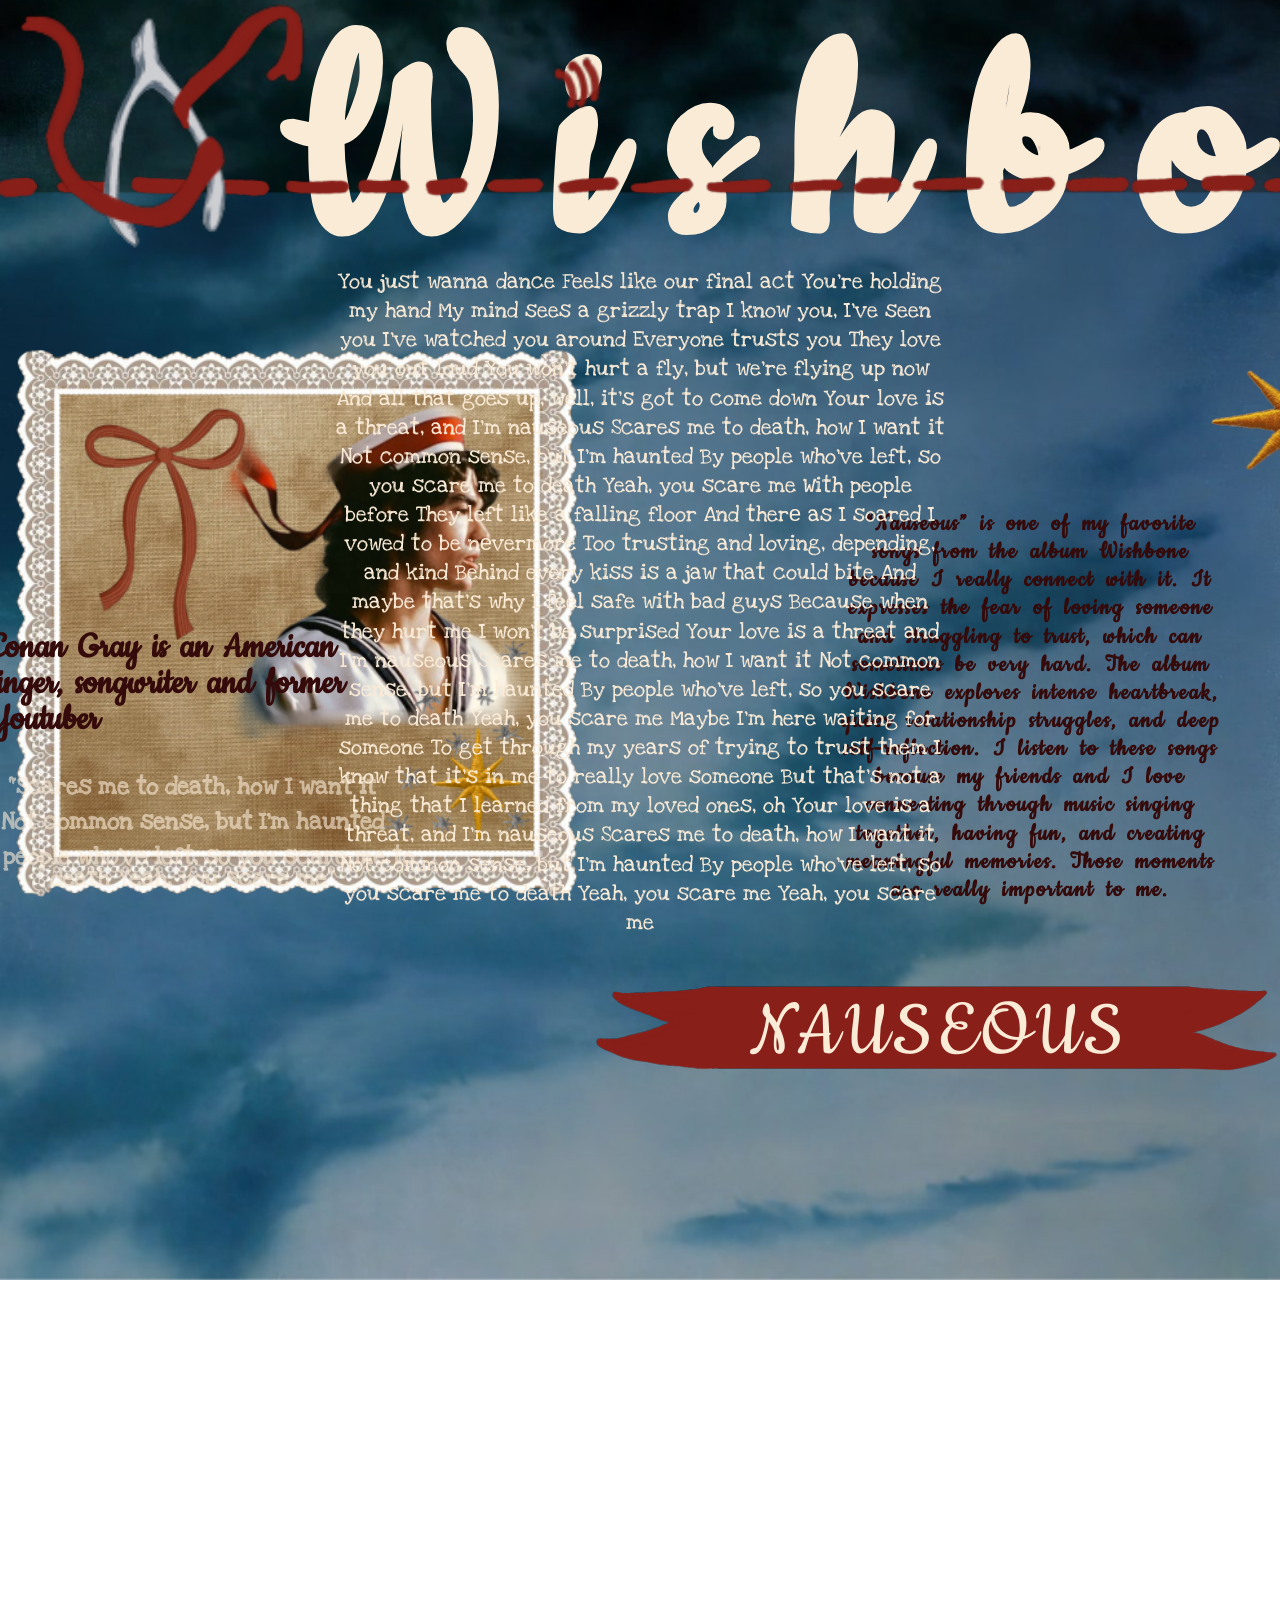
<file: assignment-1/index.html>
<!DOCTYPE html>
<html lang="en">
<head>
	<meta charset="UTF-8" />
	<title>Assignment1 album cover info websitepage</title>
	<link rel="stylesheet" href="css/style.css" />
    <link href="css/filter.css" rel="stylesheet" />
</head>
<body>
 
    <!-- Main title of the page -->
    <header>
    <h1>Wishbone</h1>
    </header>

    <!-- These images are layered and positioned using CSS -->
    <img src="images/Asset1-Wishbon.webp" />
    
    <img src="images/Asset2-Wishbon.webp" />
    
    <img src="images/Asset3-Wishbon.webp" />

    <img src="images/Asset4-Wishbon.webp" />

    <img src="images/Asset5-Wishbon.webp" />

    <img src="images/Asset6-Wishbon.webp" />

    <img src="images/Asset8-Wishbon.webp" />

    <img src="images/Asset9-Wishbon.webp" />

    <!-- Song lyrics special quote broken into different heading elements -->
    <h3>
        "Scares me to death, how I want it
    </h3>

    <h4>
        Not common sense, but I'm haunted
    </h4>

    <h5>
        By people who've left, so you scare me to death Yeah, 
        you scare me"
    </h5>

     <!-- Artist info -->
    <h6>
        Conan Gray is an American singer, songwriter and former Youtuber
    </h6>

     <!-- text info about the song -->
    <h7><b>
        “Nauseous” is one of my favorite songs from the album Wishbone because I really connect with it. It expresses the fear of loving someone and struggling to trust, which can sometimes be very hard. The album Wishbone explores intense heartbreak, queer relationship struggles, and deep self-reflection. I listen to these songs because my friends and I love connecting through music singing together, having fun, and creating meaningful memories. Those moments are really important to me.
     </b></h7>

      <!-- Song Lyrics-->
     <h8>
        You just wanna dance
        Feels like our final act
        You're holding my hand
        My mind sees a grizzly trap
        I know you, I've seen you
        I've watched you around
        Everyone trusts you
        They love you out loud
        You won't hurt a fly, but we're flying up now
        And all that goes up, well, it's got to come down
        Your love is a threat, and I'm nauseous
        Scares me to death, how I want it
        Not common sense, but I'm haunted
        By people who've left, so you scare me to death
        Yeah, you scare me
        With people before
        They left like a falling floor
        And therе as I soared
        I vowed to be nеvermore
        Too trusting and loving, depending, and kind
        Behind every kiss is a jaw that could bite
        And maybe that's why I feel safe with bad guys
        Because when they hurt me
        I won't be surprised
        Your love is a threat and I'm nauseous
        Scares me to death, how I want it
        Not common sense, but I'm haunted
        By people who've left, so you scare me to death
        Yeah, you scare me
        Maybe I'm here waiting for someone
        To get through my years of trying to trust them
        I know that it's in me to really love someone
        But that's not a thing that I learned from my loved ones, oh
        Your love is a threat, and I'm nauseous
        Scares me to death, how I want it
        Not common sense, but I'm haunted
        By people who've left, so you scare me to death
        Yeah, you scare me
        Yeah, you scare me
     </h8>


</body>

 <!-- footer button bottom title-->
<footer>
    <h2><button>NAUSEOUS</button></h2>
</footer>
</html>
</file>
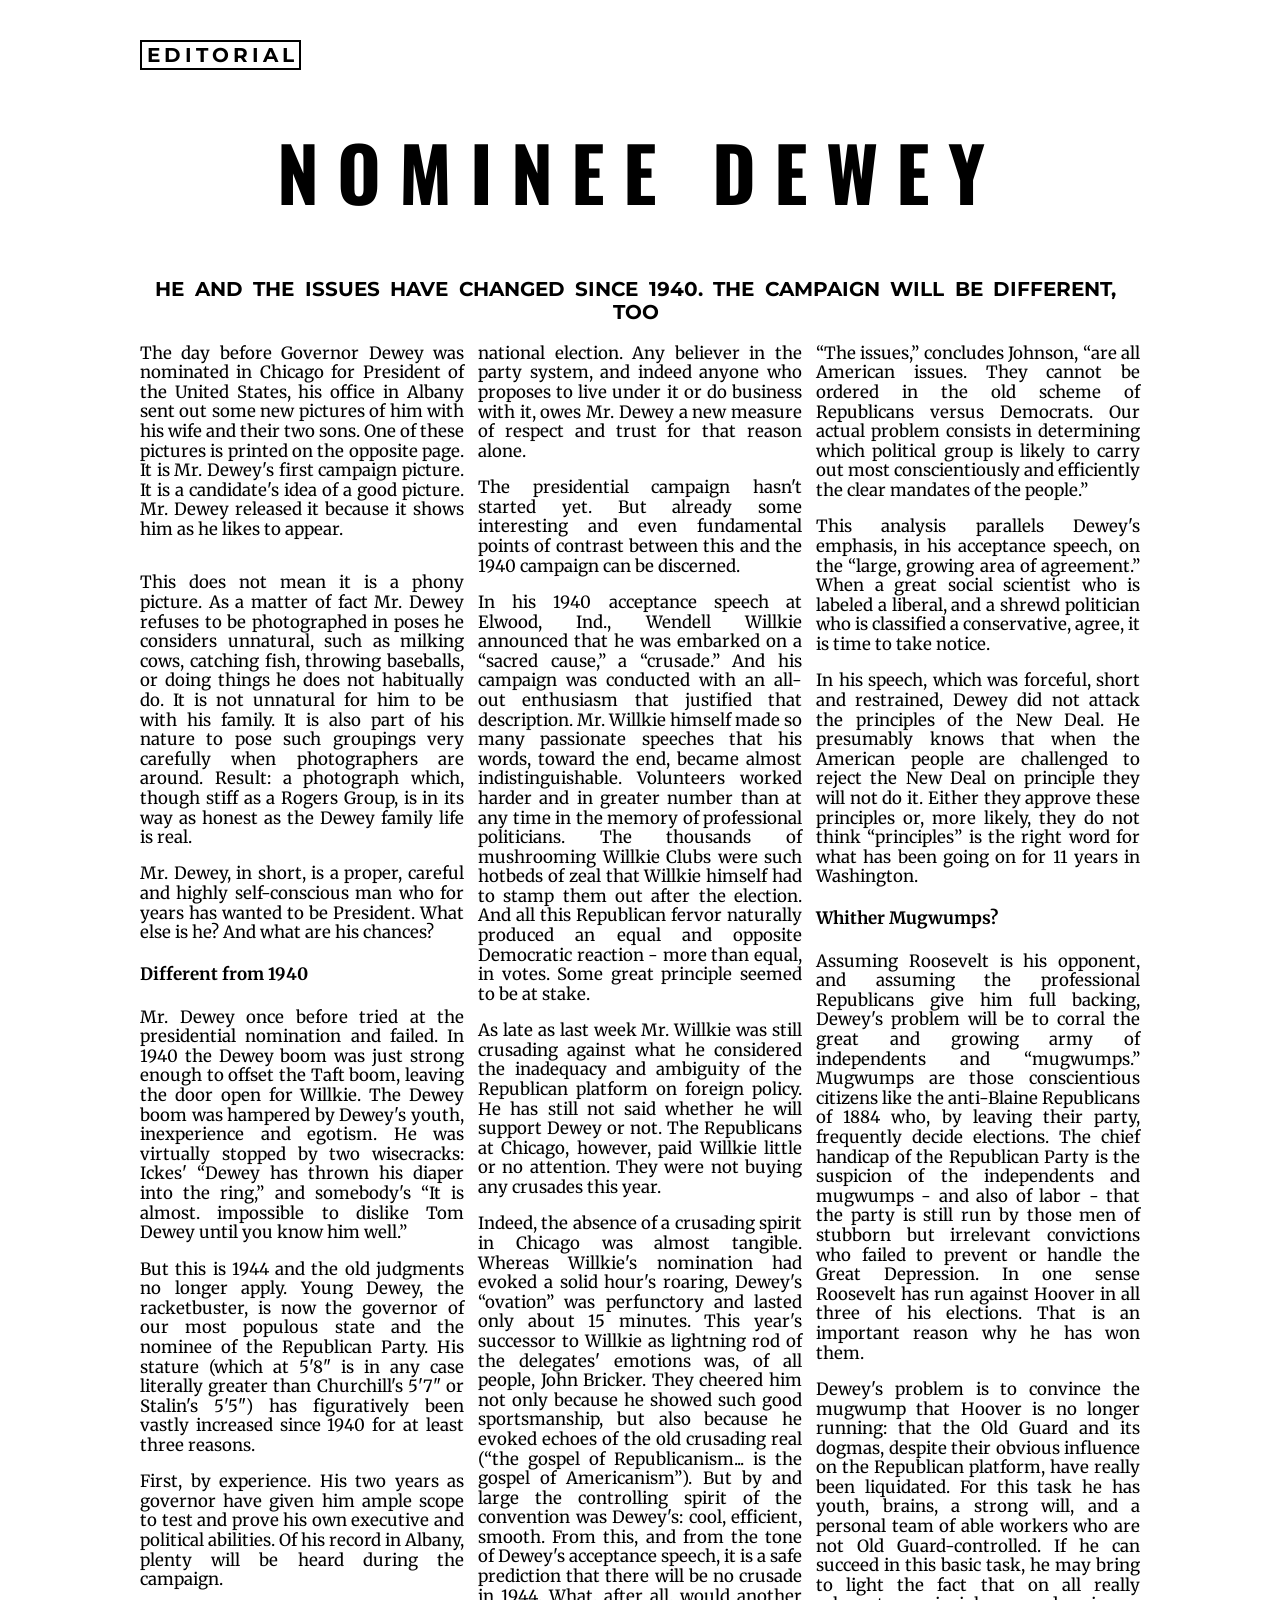
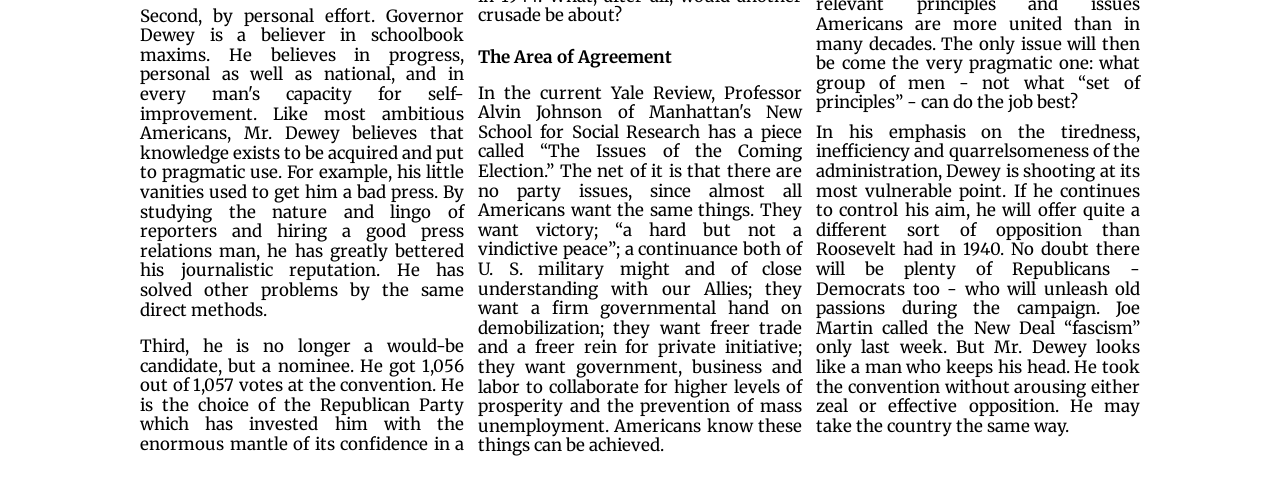
<file: lab-1/index.html>
<!DOCTYPE html>
<html lang="en">
<head>
    <meta charset="UTF-8" />
    <meta name="viewport" content="width=device-width, initial-scale=1.0">
    <title>Lab 1 | COMP1054</title>
    <link rel="stylesheet" href="css/normalize.css">
    <link rel="stylesheet" href="css/styles.css">
</head>
<body>
    <!-- Do not modify any of the HTML elements inside the BODY of this page -->﻿
    <div id="page">
        <header>
            <h1>Editorial</h1>
            <h2>Nominee Dewey</h2>
            <p>He and the issues have changed since 1940. The campaign will be different, too</p>
        </header>   
        <main>
        <p>The day before Governor Dewey was nominated in Chicago for President of the United States, his office in Albany sent out some new pictures of him with his wife and their two sons. One of these pictures is printed on the opposite page. It is Mr. Dewey's first campaign picture. It is a candidate's idea of a good picture. Mr. Dewey released it because it shows him as he likes to appear.</p>
 
        <p>This does not mean it is a phony picture. As a matter of fact Mr. Dewey refuses to be photographed in poses he considers unnatural, such as milking cows, catching fish, throwing baseballs, or doing things he does not habitually do. It is not unnatural for him to be with his family. It is also part of his nature to pose such groupings very carefully when photographers are around. Result: a photograph which, though stiff as a Rogers Group, is in its way as honest as the Dewey family life is real.</p>
 
        <p>Mr. Dewey, in short, is a proper, careful and highly self-conscious man who for years has wanted to be President. What else is he? And what are his chances?</p>
 
        <h4>Different from 1940</h4>
 
        <p>Mr. Dewey once before tried at the presidential nomination and failed. In 1940 the Dewey boom was just strong enough to offset the Taft boom, leaving the door open for Willkie. The Dewey boom was hampered by Dewey's youth, inexperience and egotism. He was virtually stopped by two wisecracks: Ickes' <q>Dewey has thrown his diaper into the ring,</q> and somebody's <q>It is almost. impossible to dislike Tom Dewey until you know him well.</q></p>
 
        <p>But this is 1944 and the old judgments no longer apply. Young Dewey, the racketbuster, is now the governor of our most populous state and the nominee of the Republican Party. His stature (which at 5'8" is in any case literally greater than Churchill's 5'7" or Stalin's 5'5") has figuratively been vastly increased since 1940 for at least three reasons.</p>
 
        <p>First, by experience. His two years as governor have given him ample scope to test and prove his own executive and political abilities. Of his record in Albany, plenty will be heard during the campaign.</p>
 
        <p>Second, by personal effort. Governor Dewey is a believer in schoolbook maxims. He believes in progress, personal as well as national, and in every man's capacity for self-improvement. Like most ambitious Americans, Mr. Dewey believes that knowledge exists to be acquired and put to pragmatic use. For example, his little vanities used to get him a bad press. By studying the nature and lingo of reporters and hiring a good press relations man, he has greatly bettered his journalistic reputation. He has solved other problems by the same direct methods.</p>
 
        <p>Third, he is no longer a would-be candidate, but a nominee. He got 1,056 out of 1,057 votes at the convention. He is the choice of the Republican Party which has invested him with the enormous mantle of its confidence in a national election. Any believer in the party system, and indeed anyone who proposes to live under it or do business with it, owes Mr. Dewey a new measure of respect and trust for that reason alone.</p>
 
        <p>The presidential campaign hasn't started yet. But already some interesting and even fundamental points of contrast between this and the 1940 campaign can be discerned.</p>
 
        <p>In his 1940 acceptance speech at Elwood, Ind., Wendell Willkie announced that he was embarked on a <q>sacred cause,</q> a <q>crusade.</q> And his campaign was conducted with an all-out enthusiasm that justified that description. Mr. Willkie himself made so many passionate speeches that his words, toward the end, became almost indistinguishable. Volunteers worked harder and in greater number than at any time in the memory of professional politicians. The thousands of mushrooming Willkie Clubs were such hotbeds of zeal that Willkie himself had to stamp them out after the election. And all this Republican fervor naturally produced an equal and opposite Democratic reaction - more than equal, in votes. Some great principle seemed to be at stake.</p>
 
        <p>As late as last week Mr. Willkie was still crusading against what he considered the inadequacy and ambiguity of the Republican platform on foreign policy. He has still not said whether he will support Dewey or not. The Republicans at Chicago, however, paid Willkie little or no attention. They were not buying any crusades this year.</p>
 
        <p>Indeed, the absence of a crusading spirit in Chicago was almost tangible. Whereas Willkie's nomination had evoked a solid hour's roaring, Dewey's <q>ovation</q> was perfunctory and lasted only about 15 minutes. This year's successor to Willkie as lightning rod of the delegates' emotions was, of all people, John Bricker. They cheered him not only because he showed such good sportsmanship, but also because he evoked echoes of the old crusading real (<q>the gospel of Republicanism... is the gospel of Americanism</q>). But by and large the controlling spirit of the convention was Dewey's: cool, efficient, smooth. From this, and from the tone of Dewey's acceptance speech, it is a safe prediction that there will be no crusade in 1944. What, after all, would another crusade be about?</p>
 
        <h4>The Area of Agreement</h4>
 
        <p>In the current Yale Review, Professor Alvin Johnson of Manhattan's New School for Social Research has a piece called <q>The Issues of the Coming Election.</q> The net of it is that there are no party issues, since almost all Americans want the same things. They want victory; <q>a hard but not a vindictive peace</q>; a continuance both of U. S. military might and of close understanding with our Allies; they want a firm governmental hand on demobilization; they want freer trade and a freer rein for private initiative; they want government, business and labor to collaborate for higher levels of prosperity and the prevention of mass unemployment. Americans know these things can be achieved.</p>
 
        <p><q>The issues,</q> concludes Johnson, <q>are all American issues. They cannot be ordered in the old scheme of Republicans versus Democrats. Our actual problem consists in determining which political group is likely to carry out most conscientiously and efficiently the clear mandates of the people.</q></p>
 
        <p>This analysis parallels Dewey's emphasis, in his acceptance speech, on the <q>large, growing area of agreement.</q> When a great social scientist who is labeled a liberal, and a shrewd politician who is classified a conservative, agree, it is time to take notice.</p>
 
        <p>In his speech, which was forceful, short and restrained, Dewey did not attack the principles of the New Deal. He presumably knows that when the American people are challenged to reject the New Deal on principle they will not do it. Either they approve these principles or, more likely, they do not think <q>principles</q> is the right word for what has been going on for 11 years in Washington.</p>
 
        <h4>Whither Mugwumps?</h4>
 
        <p>Assuming Roosevelt is his opponent, and assuming the professional Republicans give him full backing, Dewey's problem will be to corral the great and growing army of independents and <q>mugwumps.</q> Mugwumps are those conscientious citizens like the anti-Blaine Republicans of 1884 who, by leaving their party, frequently decide elections. The chief handicap of the Republican Party is the suspicion of the independents and mugwumps - and also of labor - that the party is still run by those men of stubborn but irrelevant convictions who failed to prevent or handle the Great Depression. In one sense Roosevelt has run against Hoover in all three of his elections. That is an important reason why he has won them.</p>
 
        <p>Dewey's problem is to convince the mugwump that Hoover is no longer running: that the Old Guard and its dogmas, despite their obvious influence on the Republican platform, have really been liquidated. For this task he has youth, brains, a strong will, and a personal team of able workers who are not Old Guard-controlled. If he can succeed in this basic task, he may bring to light the fact that on all really relevant principles and issues Americans are more united than in many decades. The only issue will then be come the very pragmatic one: what group of men - not what <q>set of principles</q> - can do the job best?</p>
 
        <p>In his emphasis on the tiredness, inefficiency and quarrelsomeness of the administration, Dewey is shooting at its most vulnerable point. If he continues to control his aim, he will offer quite a different sort of opposition than Roosevelt had in 1940. No doubt there will be plenty of Republicans - Democrats too - who will unleash old passions during the campaign. Joe Martin called the New Deal <q>fascism</q> only last week. But Mr. Dewey looks like a man who keeps his head. He took the convention without arousing either zeal or effective opposition. He may take the country the same way.</p>
        </main>
        <footer></footer>
    </div>
</body>
</html>
</file>
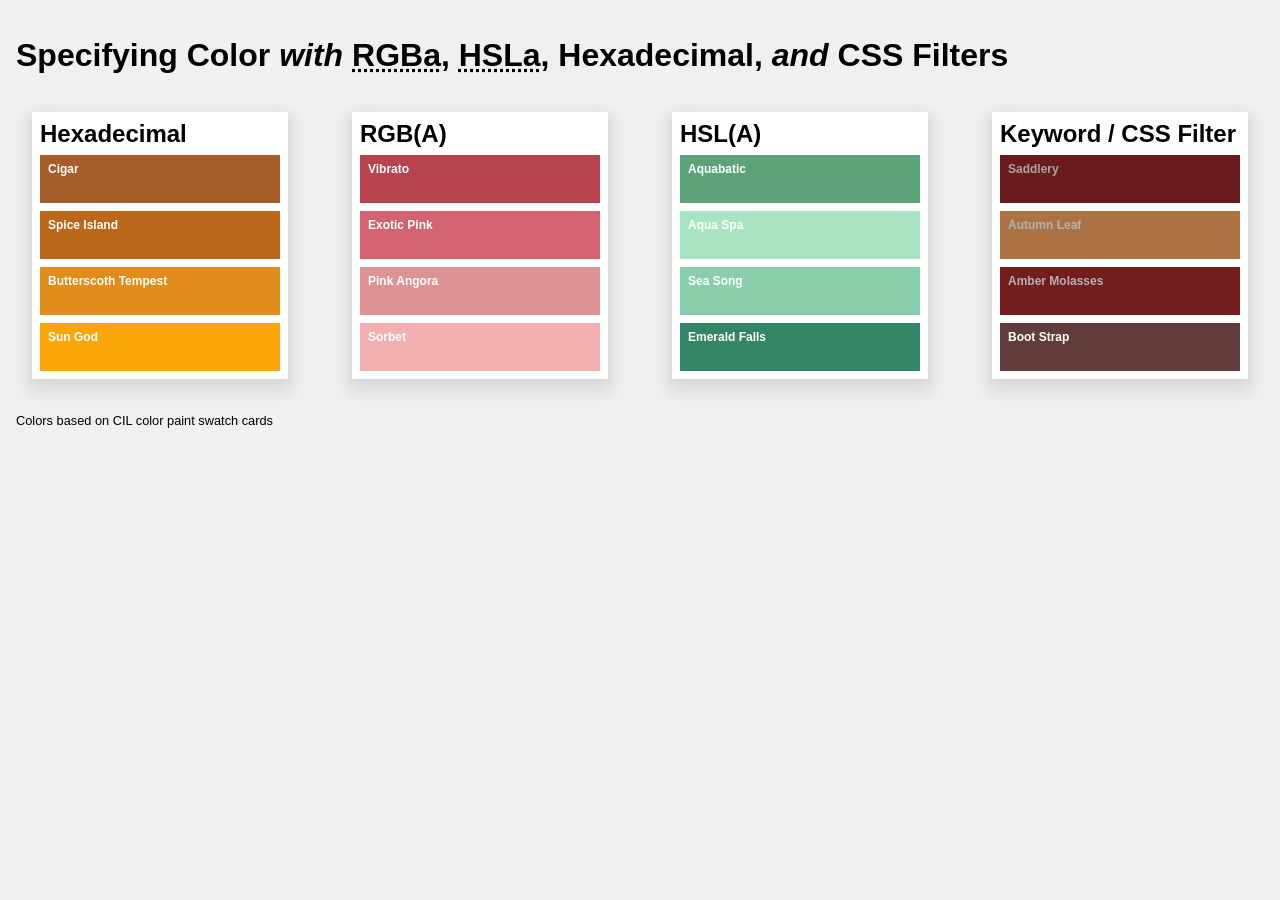
<file: lab-2/index.html>
<!DOCTYPE HTML>
<html>
<head>
	<meta charset="UTF-8">
	<title>Specifying Color with RGBa, HSLa, Hexadecimal, and CSS Filters</title>
	<link href="css/normalize.css" rel="stylesheet">
	<link href="css/base.css" rel="stylesheet">
	<style>
/* STEP 1: Using the color picker utility at
https://developer.mozilla.org/en-US/docs/Web/CSS/CSS_Colors/Color_picker_tool,
set each color in hexadecimal format
to match as closely as you can with the colors
on the FIRST paint swatch card provided.
-------------------------------------------------- */
	#hex div:nth-of-type(1) {
		background-color: rgb(167, 92, 43);
	}
	#hex div:nth-of-type(2) {
		background-color: rgb(187, 104, 27);
	}
	#hex div:nth-of-type(3) {
		background-color: rgb(226, 140, 28);
	}
	#hex div:nth-of-type(4) {
		background-color: rgb(250, 166, 9);
	}
/* STEP 2: Set each color in rgba format
to match as closely as you can with the colors
on the SECOND paint swatch card provided.
-------------------------------------------------- */
	#rgba div:nth-of-type(1) {
		background-color: rgb(184, 67, 79);
	}
		#rgba div:nth-of-type(2) {
		background-color: rgb(211, 100, 111);
	}
			#rgba div:nth-of-type(3) {
		background-color: rgb(221, 147, 147);
	}
				#rgba div:nth-of-type(4) {
		background-color: rgb(243, 175, 175);
	}
	/* ...and so on... */

/* STEP 3: Set each color in hsla format
to match as closely as you can with the colors
on the THIRD paint swatch card provided.
-------------------------------------------------- */
	#hsla div:nth-of-type(1) {
		background-color: hsl(144, 27%, 50%);
	}
		#hsla div:nth-of-type(2) {
		background-color: rgb(169, 228, 194);
	}
		#hsla div:nth-of-type(3) {
		background-color: rgb(138, 206, 172);
	}
		#hsla div:nth-of-type(4) {
		background-color: rgb(52, 133, 102);
	}
	/* ...and so on... */

	/* STEP 4: Set each color using a CSS color keywords
(https://developer.mozilla.org/en-US/docs/Web/CSS/color_value)
that matches each color as closely as possible, then
apply one or more CSS filters to see if you can
produce an exact rendition of the swatch colors on the FOURTH card provided.
(https://developer.mozilla.org/en-US/docs/Web/CSS/filter).
-------------------------------------------------- */
	#keyword div:nth-of-type(1) {
		background-color: brown;
		filter: saturate(30%);
		filter: brightness(65%);
	}
		#keyword div:nth-of-type(2) {
		background-color: sandybrown;
		filter: brightness(70%);

	}	#keyword div:nth-of-type(3) {
		background-color: brown;
		filter: brightness(70%);
	}
		#keyword div:nth-of-type(4) {
		background-color: brown;
				filter: brightness(70%);
		filter: saturate(30%);
	}
	/* ...and so on... */

	/* STEP 5: Describe one or more things that you can do to ensure that the colour rendering on your screen is exactly the same (or as close as possible) to the colours on your paint chip cards. If possible, attempt to do one or more of these things and describe what you did and what you found out. Maybe a screenshot, too if it might help. */
</style>
</head>

<body>
	<header>
		<h1>Specifying Color <em>with</em> <abbr title="Red, Green, Blue, Alpha">RGBa</abbr>, <abbr title="Hue, Saturation, Luminousity, Alpha">HSLa</abbr>, Hexadecimal, <em>and</em> CSS Filters</h1>
	</header>
	<main>
		<section id="hex">
			<h2>Hexadecimal</h2>
			<div>
				<h3>Cigar</h3>
			</div>
			<div>
				<h3>Spice Island</h3>
			</div>
			<div>
				<h3>Butterscoth Tempest</h3>
			</div>
			<div>
				<h3>Sun God</h3>
			</div>
		</section>
		<section id="rgba">
			<h2>RGB(A)</h2>
			<div>
				<h3>Vibrato</h3>
			</div>
			<div>
				<h3>Exotic Pink</h3>
			</div>
			<div>
				<h3>Pink Angora</h3>
			</div>
			<div>
				<h3>Sorbet</h3>
			</div>
		</section>
		<section id="hsla">
			<h2>HSL(A)</h2>
			<div>
				<h3>Aquabatic</h3>
			</div>
			<div>
				<h3>Aqua Spa</h3>
			</div>
			<div>
				<h3>Sea Song</h3>
			</div>
			<div>
				<h3>Emerald Falls</h3>
			</div>
		</section>
		<section id="keyword">
			<h2>Keyword / CSS Filter</h2>
			<div>
				<h3>Saddlery</h3>
			</div>
			<div>
				<h3>Autumn Leaf</h3>
			</div>
			<div>
				<h3>Amber Molasses</h3>
			</div>
			<div>
				<h3>Boot Strap</h3>
			</div>
		</section>
	</main>
	<footer>
		<p><small>Colors based on CIL color paint swatch cards</small></p>
	</footer>
</body>
</html>
</file>
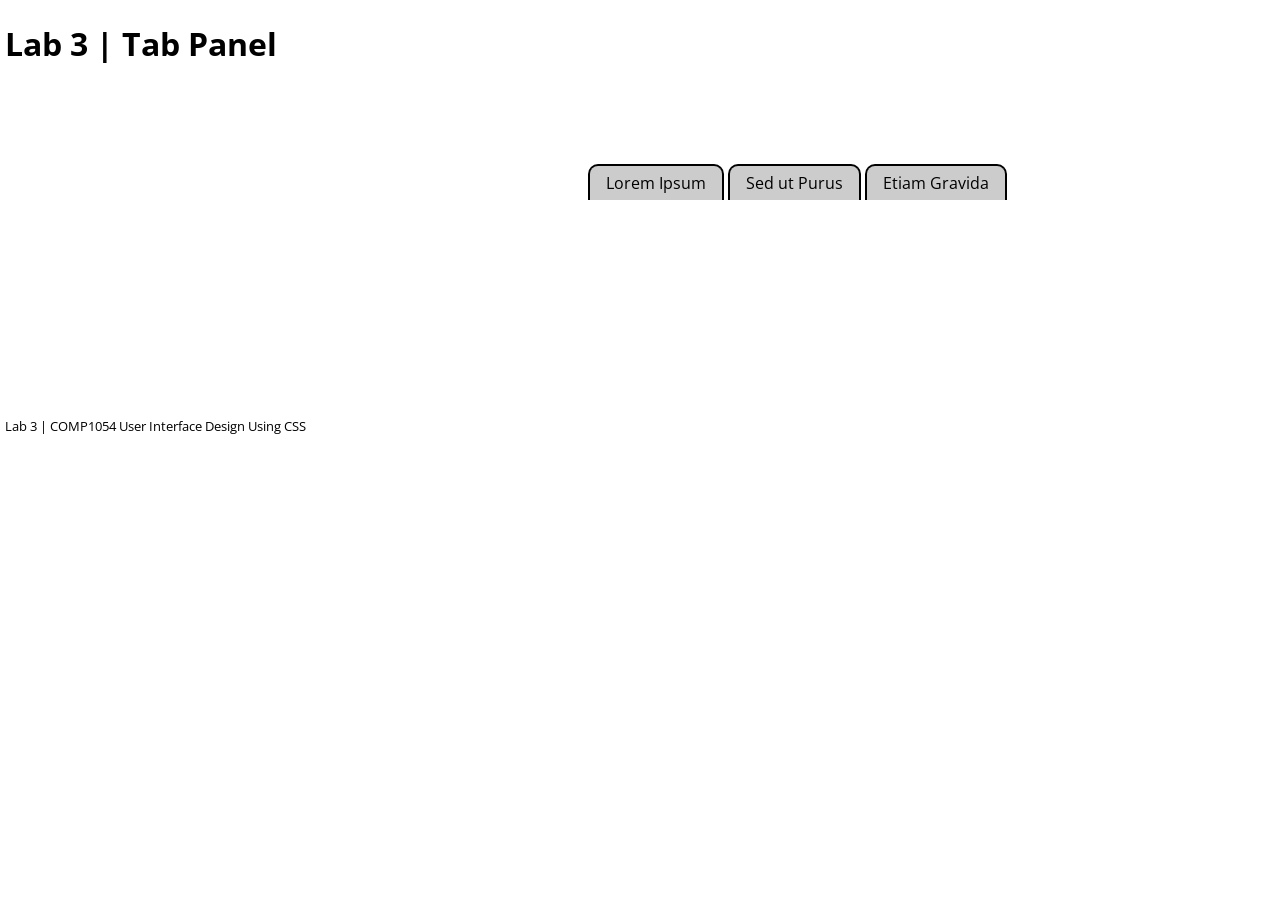
<file: lab-3/index.html>
<!DOCTYPE html>
<html lang="en">
	<head>
		<meta charset="utf-8" />
		<title>Lab 3 | COMP1054 User Interface Design Using CSS</title>
		<meta name="viewport" content="width=device-width, initial-scale=1.0" />
		<link href="css/normalize.css" rel="stylesheet" />
		<link href="css/lab3.css" rel="stylesheet" />
		<script src="js/lab3.js" defer></script>
	</head>
	<body>
		<div id="container">
			<header>
				<h1>Lab 3 | Tab Panel</h1>
			</header>
			<main>
				<div class="tabs">
					<ul role="tablist">
						<li role="tab"><a href="#tabpanel1">Lorem Ipsum</a></li>
						<li role="tab"><a href="#tabpanel2">Sed ut Purus</a></li>
						<li role="tab"><a href="#tabpanel3">Etiam Gravida</a></li>
					</ul>
					<div role="tabpanel" id="tabpanel1">
						<p>Lorem ipsum dolor sit amet, consectetur adipiscing elit. Curabitur et eleifend risus. Praesent eu orci sed sapien maximus scelerisque at quis justo.</p>
						<p>Fusce lacus lacus, molestie et imperdiet vel, consequat at felis. Mauris eget tortor nec magna efficitur tempus. Phasellus lacus tortor, viverra ut interdum faucibus, consectetur imperdiet urna.</p>
						<p>Integer auctor sagittis lectus, sit amet sollicitudin diam iaculis ut. Integer orci mi, hendrerit ut dui at, maximus semper ante. Morbi ac tellus neque.</p>
					</div>
					<div role="tabpanel" id="tabpanel2">
						<p>Sed ut purus porta odio sollicitudin congue. Proin luctus molestie varius. Curabitur sed maximus elit. Ut viverra ante et urna bibendum consectetur.</p>
						<p>Quisque nisi risus, dignissim in placerat id, gravida in elit. Proin et mollis libero, quis finibus tortor. Nullam condimentum posuere venenatis. Nam ex risus, maximus ut imperdiet ultrices, ornare id velit.</p>
					</div>
					<div role="tabpanel" id="tabpanel3">
						<p>Etiam gravida sit amet odio nec accumsan. Suspendisse imperdiet ac quam in cursus. Pellentesque ut nunc quis velit pharetra aliquet. Donec sodales eget libero id efficitur. Donec ex dui, dapibus a dui sit amet, fermentum dignissim risus.</p>
						<p>Nullam viverra a ante at fringilla. Vestibulum ut ante id augue ultricies mattis. Mauris vitae urna aliquam, laoreet nibh eu, aliquam dolor.</p>
						<p>Curabitur felis ipsum, finibus a gravida at, aliquet non arcu. Nam efficitur ullamcorper quam a tincidunt. Cras ut mi ut nulla commodo lacinia eu eu velit.</p>
					</div>
				</div><!-- .tabs -->
			</main>
			<footer>
				<p><small>Lab 3 | COMP1054 User Interface Design Using CSS</small></p>
			</footer>
		</div><!-- end #container -->
	</body>
</html>
</file>
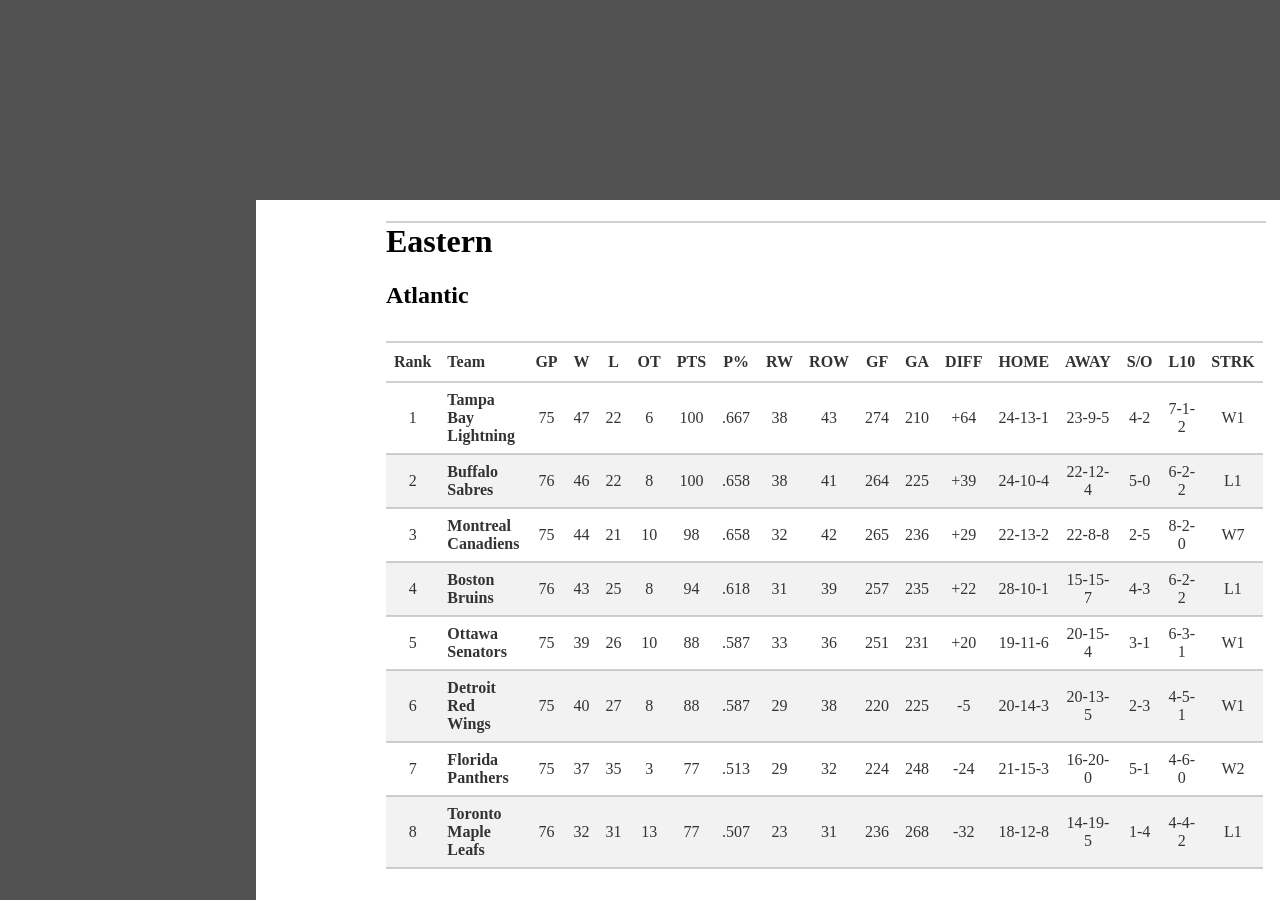
<file: lab-4/index.html>
<!DOCTYPE html>
<html lang="en">
<head>
    <meta charset="UTF-8" />
    <meta name="viewport" content="width=device-width, initial-scale=1.0" />
    <title> Lab 4 | NHL standings tables </title>
    <link rel="stylesheet" href="css/styles.css" />
</head>
<body>

    <h1>Eastern</h1>
    <h2>Atlantic</h2>
    <table>

        <thead>

        <tr>
            <th scope="col">Rank</th>
            <th scope="col">Team</th>
            <th scope="col">GP</th>
            <th scope="col">W</th>
            <th scope="col">L</th>
            <th scope="col">OT</th>
            <th scope="col">PTS</th>
            <th scope="col">P%</th>
            <th scope="col">RW</th>
            <th scope="col">ROW</th>
            <th scope="col">GF</th>
            <th scope="col">GA</th>
            <th scope="col">DIFF</th>
            <th scope="col">HOME</th>
            <th scope="col">AWAY</th>
            <th scope="col">S/O</th>
            <th scope="col">L10</th>
            <th scope="col">STRK</th>           
        </tr>

        </thead>

        <tbody>

        <tr>
            <td>1</td>            
            <td scope="row"> Tampa Bay Lightning </td>
            <td>75</td>
            <td>47</td>
            <td>22</td>
            <td>6</td>
            <td>100</td>
            <td>.667</td>
            <td>38</td>
            <td>43</td>
            <td>274</td>
            <td>210</td>
            <td>+64</td>
            <td>24-13-1</td>
            <td>23-9-5</td>
            <td>4-2</td>
            <td>7-1-2</td>
            <td>W1</td>
        </tr>

        <tr>
            <td>2</td>
            <td scope="row"> Buffalo Sabres </td>
            <td>76</td>
            <td>46</td>
            <td>22</td>
            <td>8</td>
            <td>100</td>
            <td>.658</td>
            <td>38</td>
            <td>41</td>
            <td>264</td>
            <td>225</td>
            <td>+39</td>
            <td>24-10-4</td>
            <td>22-12-4</td>
            <td>5-0</td>
            <td>6-2-2</td>
            <td>L1</td>
        </tr>

        <tr>
            <td>3</td>
            <td scope="row"> Montreal Canadiens </td>
            <td>75</td>
            <td>44</td>
            <td>21</td>
            <td>10</td>
            <td>98</td>
            <td>.658</td>
            <td>32</td>
            <td>42</td>
            <td>265</td>
            <td>236</td>
            <td>+29</td>
            <td>22-13-2</td>
            <td>22-8-8</td>
            <td>2-5</td>
            <td>8-2-0</td>
            <td>W7</td>
        </tr>

        <tr>
            <td>4</td>
            <td scope="row"> Boston Bruins </td>
            <td>76</td>
            <td>43</td>
            <td>25</td>
            <td>8</td>
            <td>94</td>
            <td>.618</td>
            <td>31</td>
            <td>39</td>
            <td>257</td>
            <td>235</td>
            <td>+22</td>
            <td>28-10-1</td>
            <td>15-15-7</td>
            <td>4-3</td>
            <td>6-2-2</td>
            <td>L1</td>
        </tr>

        <tr>
            <td>5</td>
            <td scope="row"> Ottawa Senators </td>
            <td>75</td>
            <td>39</td>
            <td>26</td>
            <td>10</td>
            <td>88</td>
            <td>.587</td>
            <td>33</td>
            <td>36</td>
            <td>251</td>
            <td>231</td>
            <td>+20</td>
            <td>19-11-6</td>
            <td>20-15-4</td>
            <td>3-1</td>
            <td>6-3-1</td>
            <td>W1</td>
        </tr>

        <tr>
            <td>6</td>
            <td scope="row"> Detroit Red Wings </td>
            <td>75</td>
            <td>40</td>
            <td>27</td>
            <td>8</td>
            <td>88</td>
            <td>.587</td>
            <td>29</td>
            <td>38</td>
            <td>220</td>
            <td>225</td>
            <td>-5</td>
            <td>20-14-3</td>
            <td>20-13-5</td>
            <td>2-3</td>
            <td>4-5-1</td>
            <td>W1</td>
        </tr>

        <tr>
            <td>7</td>
            <td scope="row">Florida Panthers</td>
            <td>75</td>
            <td>37</td>
            <td>35</td>
            <td>3</td>
            <td>77</td>
            <td>.513</td>
            <td>29</td>
            <td>32</td>
            <td>224</td>
            <td>248</td>
            <td>-24</td>
            <td>21-15-3</td>
            <td>16-20-0</td>
            <td>5-1</td>
            <td>4-6-0</td>
            <td>W2</td>
        </tr>

        <tr>
            <td>8</td>
            <td scope="row">Toronto Maple Leafs</td>
            <td>76</td>
            <td>32</td>
            <td>31</td>
            <td>13</td>
            <td>77</td>
            <td>.507</td>
            <td>23</td>
            <td>31</td>
            <td>236</td>
            <td>268</td>
            <td>-32</td>
            <td>18-12-8</td>
            <td>14-19-5</td>
            <td>1-4</td>
            <td>4-4-2</td>
            <td>L1</td>
        </tr>

        </tbody>

    </table>    

</body>
</html>
</file>
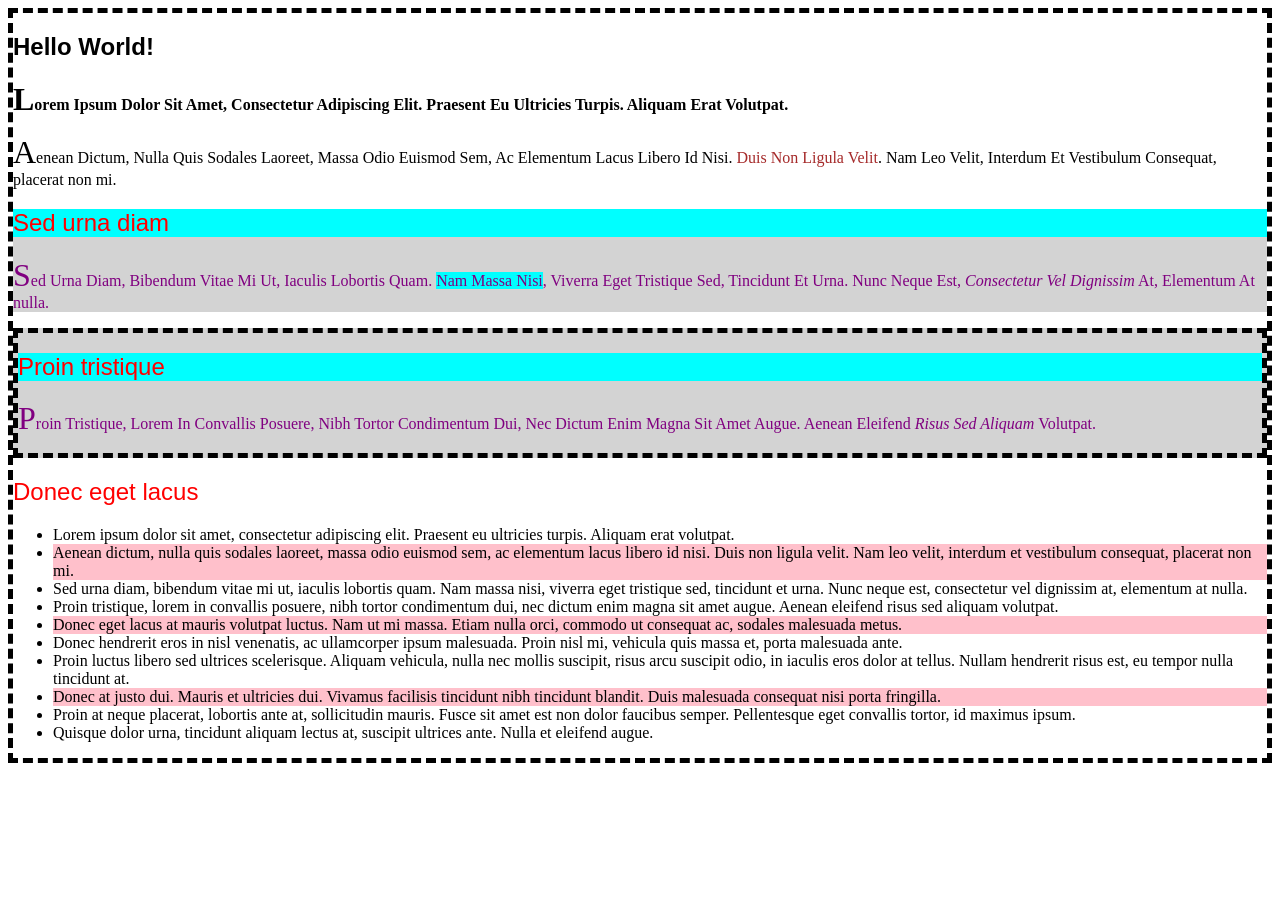
<file: lesson-1/index.html>
<!DOCTYPE html>
<html lang="en">
<head>
	<meta charset="UTF-8" />
	<title>Lesson 1 - COMP1054 User Interface Design Using CSS</title>
	<link rel="stylesheet" href="css/styles.css" />
</head>
<body>

<article class="about">
	<h1>Hello World!</h1> 

	<p>Lorem ipsum dolor sit amet, consectetur adipiscing elit. Praesent eu ultricies turpis. Aliquam erat volutpat.</p>
	<p>Aenean dictum, nulla quis sodales laoreet, massa odio euismod sem, ac elementum lacus libero id nisi. <a href="https://lipsum.com/" rel="external">Duis non ligula velit</a>. Nam leo velit, interdum et vestibulum consequat, placerat non mi.</p>
 
	<section class="project">
		<h2 lang="es">Sed urna diam</h2>
		<p>Sed urna diam, bibendum vitae mi ut, iaculis lobortis quam. <span lang="es">Nam massa nisi</span>, viverra eget tristique sed, tincidunt et urna. Nunc neque est, <em>consectetur vel dignissim</em> at, elementum at nulla.</p>
	</section>

	<section class="project about">
		<h2 lang="es">Proin tristique</h2>
		<p>Proin tristique, lorem in convallis posuere, nibh tortor condimentum dui, nec dictum enim magna sit amet augue. Aenean eleifend <em>risus sed aliquam</em> volutpat.</p>
	</section>
    <aside>
        <h2 id="special">Donec eget lacus</h2>
        <ul>
            <li>Lorem ipsum dolor sit amet, consectetur adipiscing elit. Praesent eu ultricies turpis. Aliquam erat volutpat.</li>
            <li>Aenean dictum, nulla quis sodales laoreet, massa odio euismod sem, ac elementum lacus libero id nisi. Duis non ligula velit. Nam leo velit, interdum et vestibulum consequat, placerat non mi.</li>
            <li>Sed urna diam, bibendum vitae mi ut, iaculis lobortis quam. Nam massa nisi, viverra eget tristique sed, tincidunt et urna. Nunc neque est, consectetur vel dignissim at, elementum at nulla.</li>
            <li>Proin tristique, lorem in convallis posuere, nibh tortor condimentum dui, nec dictum enim magna sit amet augue. Aenean eleifend risus sed aliquam volutpat.</li>
            <li>Donec eget lacus at mauris volutpat luctus. Nam ut mi massa. Etiam nulla orci, commodo ut consequat ac, sodales malesuada metus.</li>
            <li>Donec hendrerit eros in nisl venenatis, ac ullamcorper ipsum malesuada. Proin nisl mi, vehicula quis massa et, porta malesuada ante.</li>
            <li>Proin luctus libero sed ultrices scelerisque. Aliquam vehicula, nulla nec mollis suscipit, risus arcu suscipit odio, in iaculis eros dolor at tellus. Nullam hendrerit risus est, eu tempor nulla tincidunt at.</li>
            <li>Donec at justo dui. Mauris et ultricies dui. Vivamus facilisis tincidunt nibh tincidunt blandit. Duis malesuada consequat nisi porta fringilla.</li>
            <li>Proin at neque placerat, lobortis ante at, sollicitudin mauris. Fusce sit amet est non dolor faucibus semper. Pellentesque eget convallis tortor, id maximus ipsum.</li>
            <li>Quisque dolor urna, tincidunt aliquam lectus at, suscipit ultrices ante. Nulla et eleifend augue.</li>
        </ul>
    </aside>
</article>

</body>
</html>
</file>
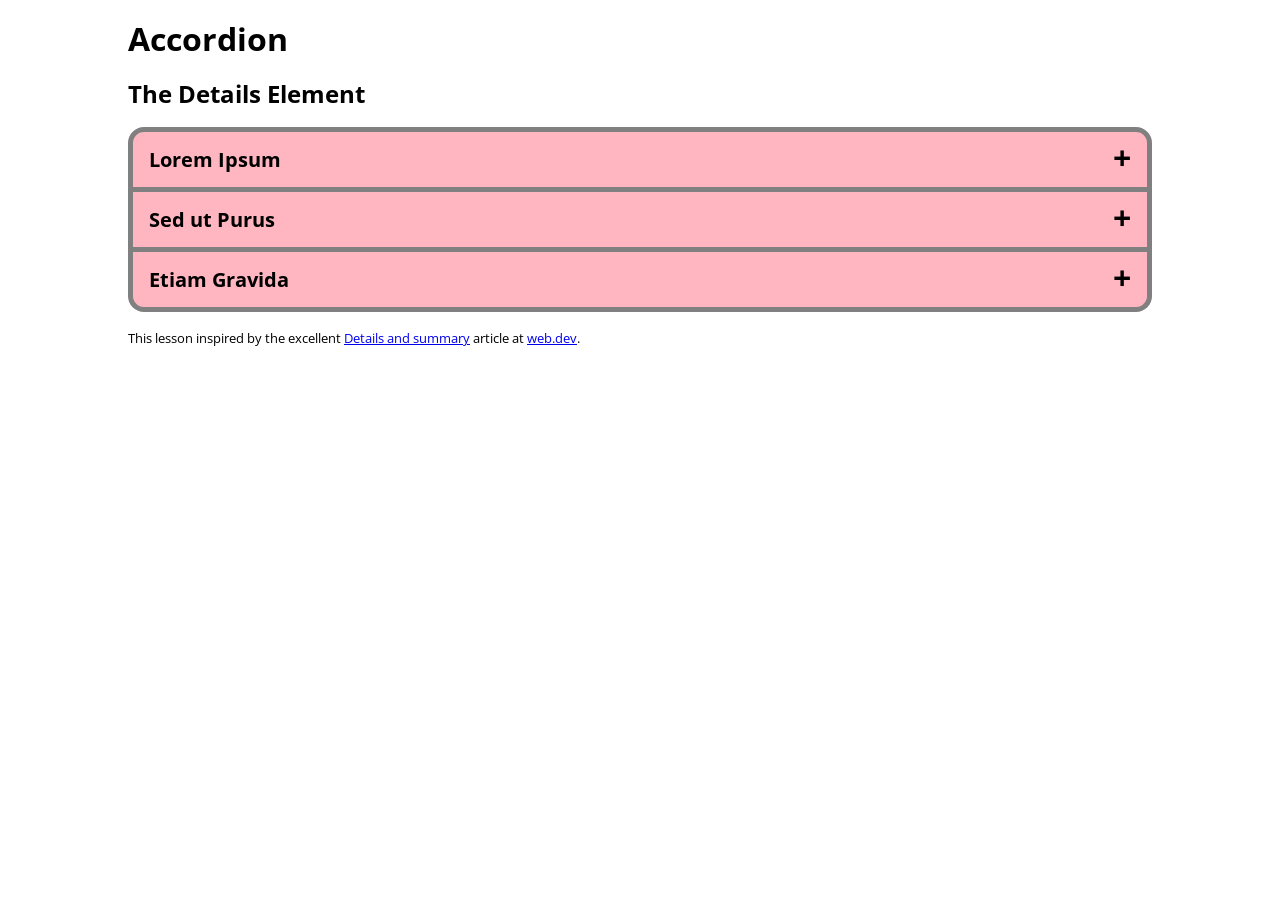
<file: lesson-10/index.html>
<!DOCTYPE html>
<html lang="en">
	<head>
		<meta charset="utf-8" />
		<title>Accordion | COMP1054 User Interface Design Using CSS</title>
		<meta name="viewport" content="width=device-width, initial-scale=1.0" />
		<link href="css/normalize.css" rel="stylesheet" />
		<link href="css/accordion.css" rel="stylesheet" />
		<!-- <script src="js/accordion2.js" defer></script> -->
	</head>
	<body>
		<div id="container">
			<header>
				<h1>Accordion</h1>
			</header>
			<main>
				<h2>The Details Element</h2>
				<!-- STEP 1: Surround each H3 and DIV pair with DETAILS tags -->
				<details name="accordion">
				
				
					<summary>Lorem Ipsum</summary>
					<div>
						<p>Lorem ipsum dolor sit amet, consectetur adipiscing elit. Curabitur et eleifend risus. Praesent eu orci sed sapien maximus scelerisque at quis justo.</p>
						<p>Fusce lacus lacus, molestie et imperdiet vel, consequat at felis. Mauris eget tortor nec magna efficitur tempus. Phasellus lacus tortor, viverra ut interdum faucibus, consectetur imperdiet urna.</p>
						<p>Integer auctor sagittis lectus, sit amet sollicitudin diam iaculis ut. Integer orci mi, hendrerit ut dui at, maximus semper ante. Morbi ac tellus neque.</p>
					</div>
				</details>
				<!-- STEP 2: Replace each pair of H3 tags with SUMMARY tags, validate your HTML (https://validator.w3.org/), then proceed to the CSS for the next step -->
				<details name="accordion">
					<summary>Sed ut Purus</summary>
					<div>
						<p>Sed ut purus porta odio sollicitudin congue. Proin luctus molestie varius. Curabitur sed maximus elit. Ut viverra ante et urna bibendum consectetur.</p>
						<p>Quisque nisi risus, dignissim in placerat id, gravida in elit. Proin et mollis libero, quis finibus tortor. Nullam condimentum posuere venenatis. Nam ex risus, maximus ut imperdiet ultrices, ornare id velit.</p>
					</div>
				</details>
				
				<details name="accordion">
					<summary>Etiam Gravida</summary>
					<div>
						<p>Etiam gravida sit amet odio nec accumsan. Suspendisse imperdiet ac quam in cursus. Pellentesque ut nunc quis velit pharetra aliquet. Donec sodales eget libero id efficitur. Donec ex dui, dapibus a dui sit amet, fermentum dignissim risus.</p>
						<p>Nullam viverra a ante at fringilla. Vestibulum ut ante id augue ultricies mattis. Mauris vitae urna aliquam, laoreet nibh eu, aliquam dolor.</p>
						<p>Curabitur felis ipsum, finibus a gravida at, aliquet non arcu. Nam efficitur ullamcorper quam a tincidunt. Cras ut mi ut nulla commodo lacinia eu eu velit.</p>
					</div>
				</details>
			</main>
			<footer>
				<p><small>This lesson inspired by the excellent <a href="https://web.dev/learn/html/details" title="Details and summary">Details and summary</a> article at <a href="https://web.dev/" title="web.dev">web.dev</a>.</small></p>
			</footer>
		</div><!-- end #container -->
				
	</body>
</html>
</file>
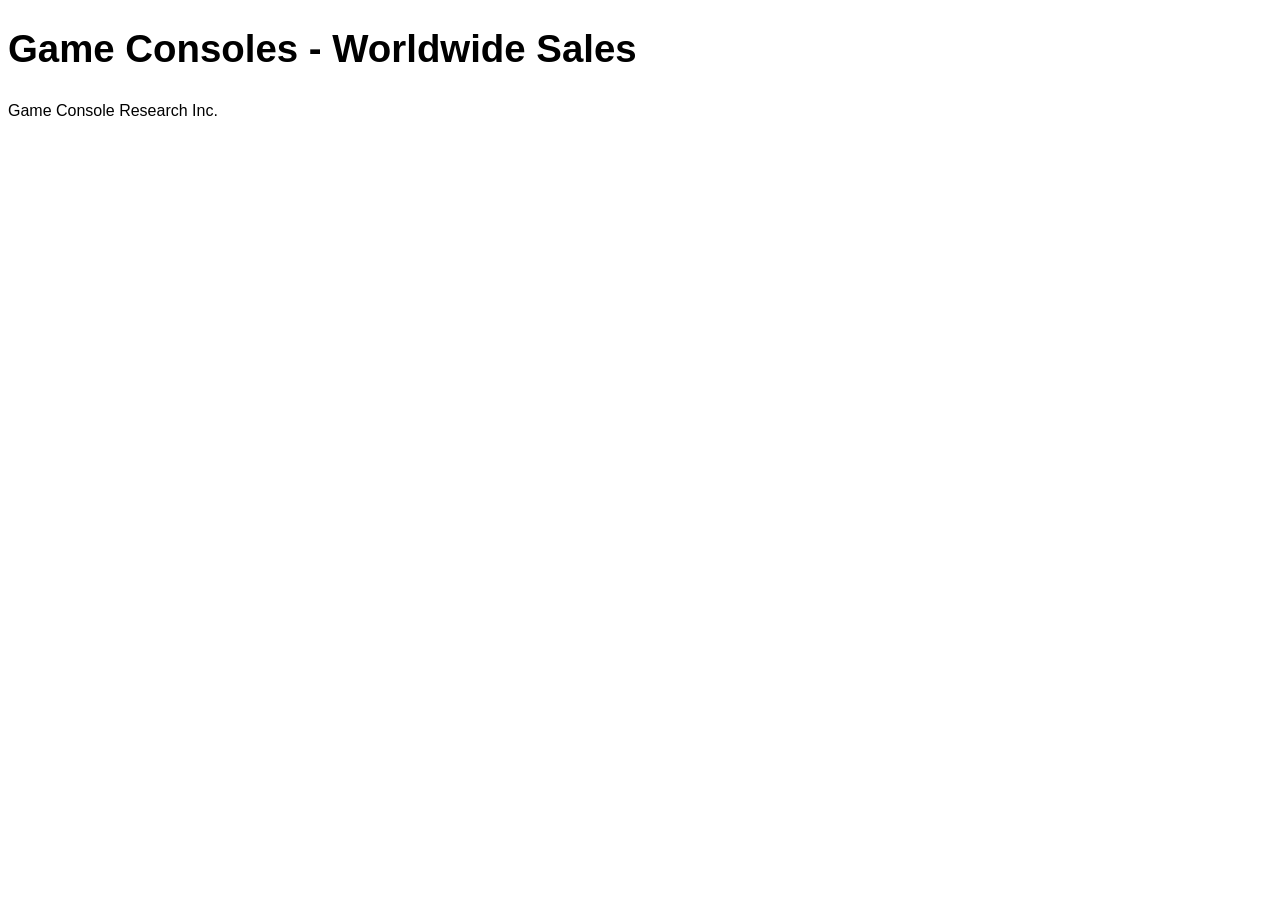
<file: lesson-12/index.html>
<!DOCTYPE html>
<html lang="en">
<head>
		<meta charset="UTF-8">
		<title>Game Consoles - Worldwide Sales</title>
		<meta name="viewport" content="width=device-width, initial-scale=1.0">
		<!-- We're not normalizing this HTML on purpose so that we can see some of the default table rendering - normalize addresses some of the table display issues -->
		<link href="css/tables.css" rel="stylesheet" />
		<!-- Thanks to Tristen Brown for the excellent (dependency-free) table sorting script -->
		<script src="js/tablesort/tablesort.min.js"></script>
		<link href="js/tablesort/css/tablesort.css" rel="stylesheet">
		<script src="js/tables.js"></script>
</head>

<body>
	<header>
		<h1>Game Consoles - Worldwide Sales</h1>
	</header>
	<main>
<!-- STEP 1a: Start with the basic TABLE element -->

<!-- STEP 2: Build out a fitting CAPTION element -->

<!-- STEP 4: Build out column groups and columns if necessary -->

<!-- STEP 5a: Group the table heading rows with a THEAD -->

<!-- STEP 1b: Build out the appropriate number of rows with TR -->

<!-- STEP 1c: For each piece of table data, build a TD -->

<!-- STEP 3a: Where appropriate, replace any TD elements with table headings (TH) -->

<!-- STEP 3b: Associate TH with data rows and/or columns -->

<!-- STEP 5b: Move the table footer row(s) up to just below the THEAD and surround with a TFOOT -->

<!-- STEP 5c: Encapsulate the remainder of the table data rows with the TBODY tags -->

<!-- STEP 5d: Look at the rendering in the browser, then head to css/tables.css for the next step -->
	</main>
	<footer>
		<small>Game Console Research Inc.</small>
	</footer>
</body>
</html>
</file>
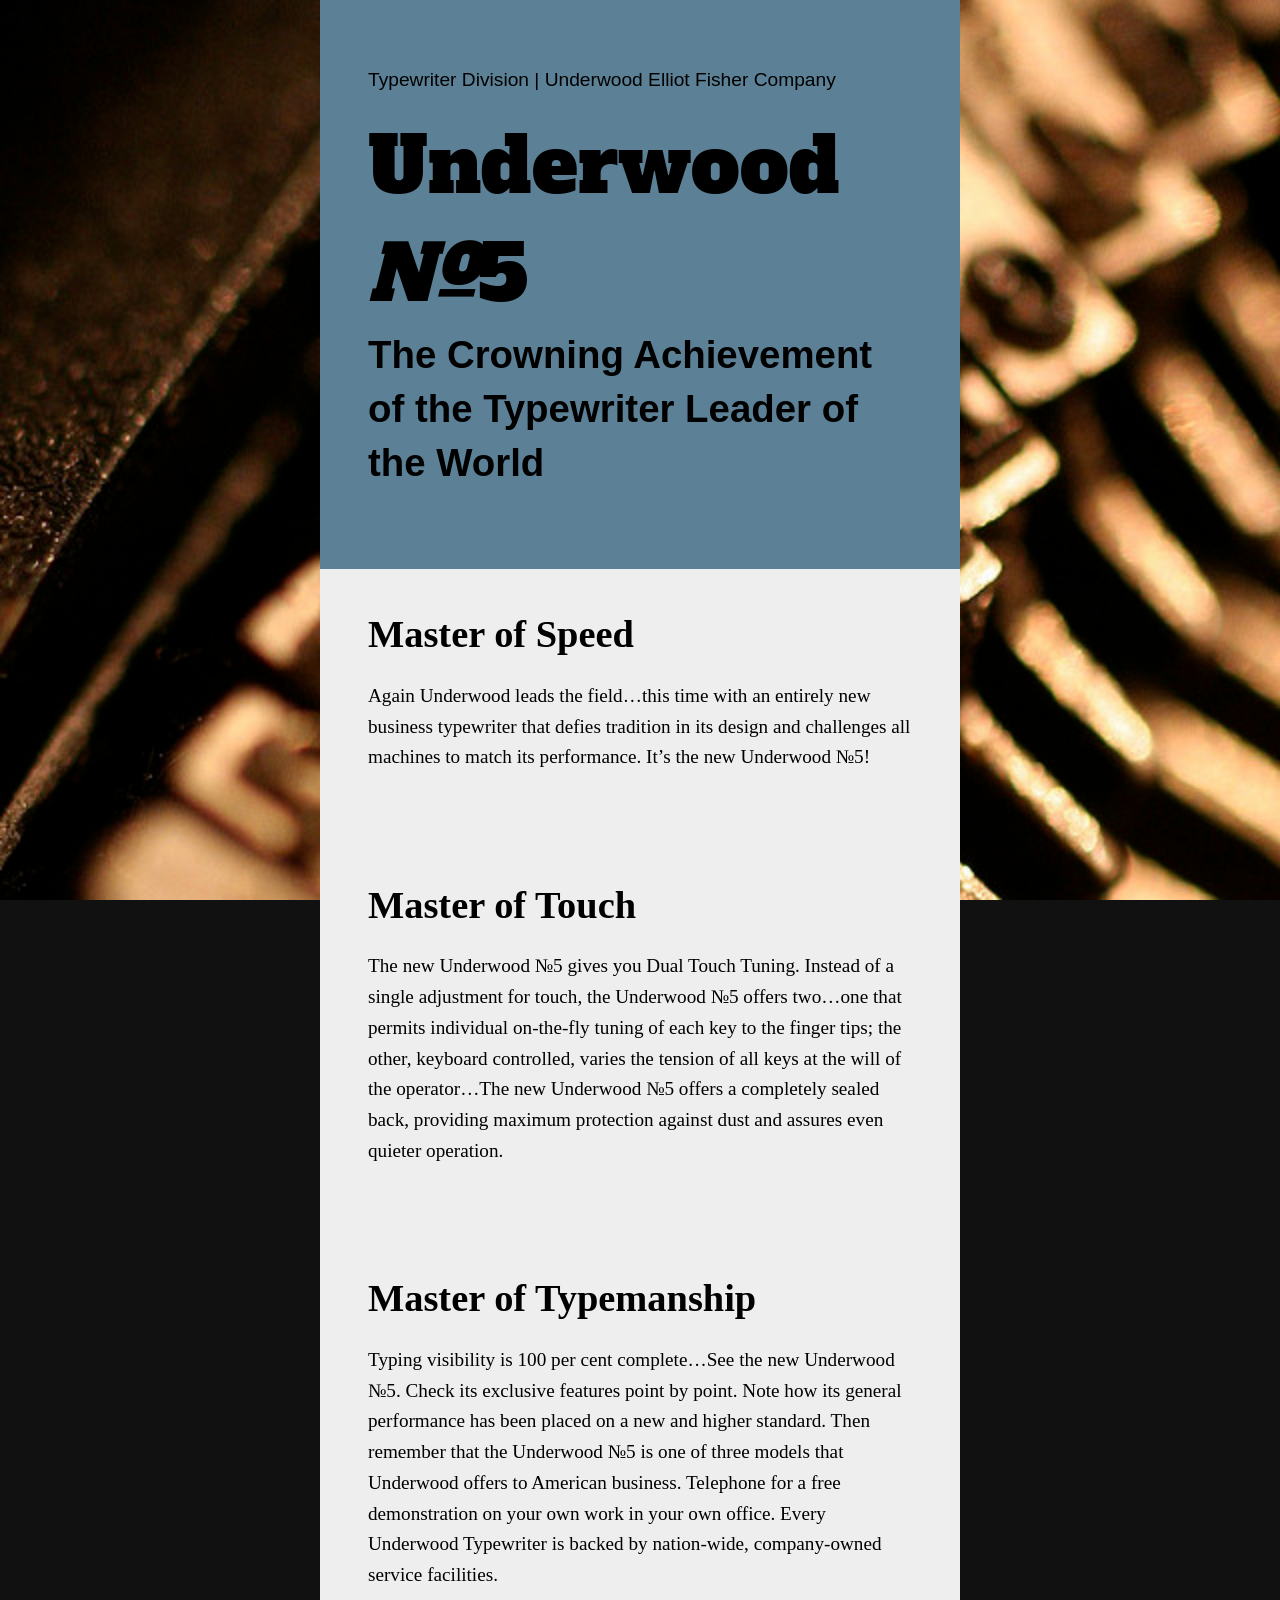
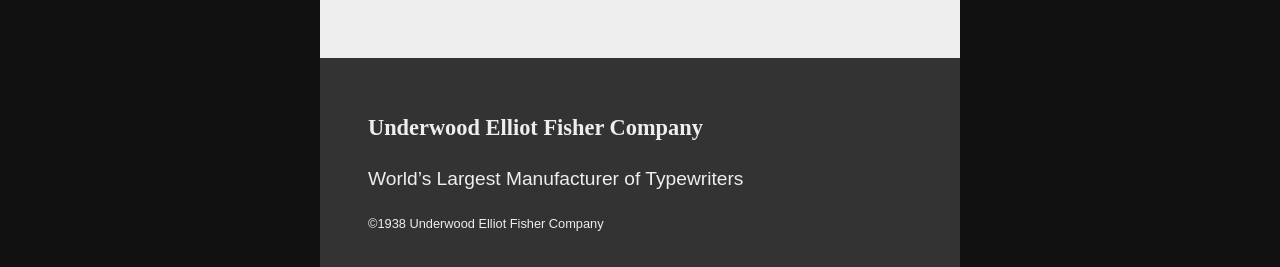
<file: lesson-2/index.html>
<!DOCTYPE html>
<html lang="en">
<head>
	<meta charset="utf-8" />
	<title>Underwood №5</title>
	<!-- STEP 1a: Add META viewport element for mobile rendering -->
	<meta name="viewport" content="width=device-width, initial-scale=1.0" /> 
	<!-- STEP 1b. Apply a normalize CSS stylesheet -->
	 <link href="css/normalize.css" rel="stylesheet" />
	 <link href="css/main.css" rel="stylesheet" />
	
	 <link rel="preconnect" href="https://fonts.googleapis.com">
	 <link rel="preconnect" href="https://fonts.gstatic.com" crossorigin>
	 <link href="https://fonts.googleapis.com/css2?family=Alfa+Slab+One&family=Rouge+Script&family=Rye&display=swap" rel="stylesheet">
	
</head>

<body>
	<header>
		<p>Typewriter Division | Underwood Elliot Fisher Company</p>
		<h1>Underwood <em>№</em>5</h1>
		<h2>The Crowning Achievement of the Typewriter Leader of the World</h2>
	</header>
	<main>
		<section>
			<h3>Master of Speed</h3>
			<p>Again Underwood leads the field…this time with an entirely new business typewriter that defies tradition in its design and challenges all machines to match its performance. It’s the new Underwood №5!</p>
		</section>
		<section>
			<h3>Master of Touch</h3>
			<p>The new Underwood №5 gives you Dual Touch Tuning. Instead of a single adjustment for touch, the Underwood №5 offers two…one that permits individual on-the-fly tuning of each key to the finger tips; the other, keyboard controlled, varies the tension of all keys at the will of the operator…The new Underwood №5 offers a completely sealed back, providing maximum protection against dust and assures even quieter operation.</p>
		</section>
		<section>
			<h3>Master of Typemanship</h3>
			<p>Typing visibility is 100 per cent complete…See the new Underwood №5. Check its exclusive features point by point. Note how its general performance has been placed on a new and higher standard. Then remember that the Underwood №5 is one of three models that Underwood offers to American business. Telephone for a free demonstration on your own work in your own office. Every Underwood Typewriter is backed by nation-wide, company-owned service facilities.</p>
		</section>
	</main>
	<footer>
		<h3>Underwood Elliot Fisher Company</h3>
		<p>World’s Largest Manufacturer of Typewriters</p>
		<small>©1938 Underwood Elliot Fisher Company</small>
	</footer>
</body>
</html>
</file>
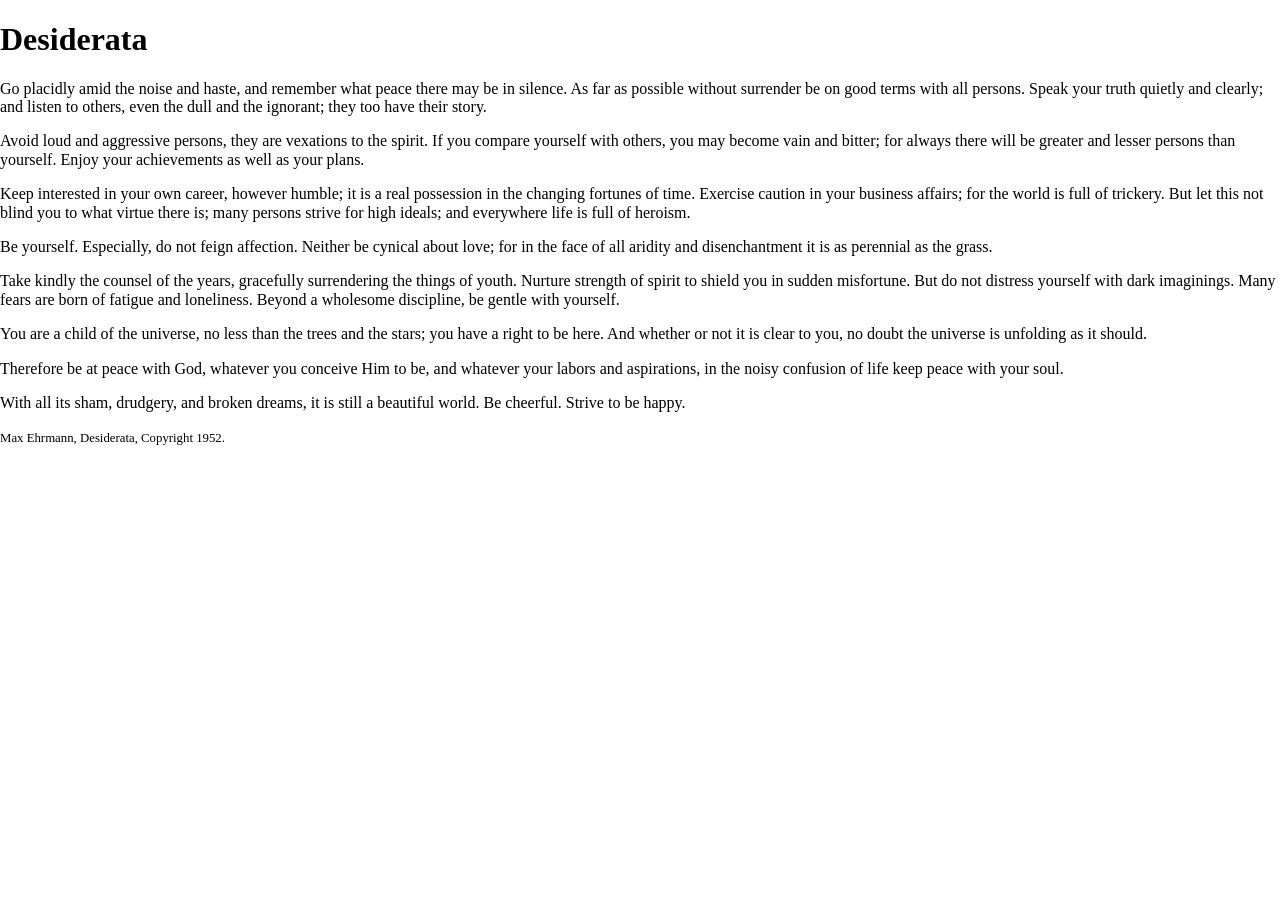
<file: lesson-3/index.html>
<!DOCTYPE html>
<html lang="en">
	
	<head>
		<meta charset="UTF-8" />
		<title>Desiderata - Max Ehrmann</title>
		<!-- STEP 1: Validate and repair HTML (http://validator.w3.org/) -->
		
		<!-- STEP 2: Address responsiveness with the meta viewport element -->
		<meta name="viewport" content="width=device-width, initial-scale=1.0">
		<!-- STEP 3a: Apply Eric Meyer's CSS Reset (http://meyerweb.com/eric/tools/css/reset/) -->
		<!-- <link rel="stylesheet" href="css/reset.css" /> -->
		<!-- STEP 3b: Comment out STEP 2, then apply Nicolas Gallagher and Jonathan Neal's Normalize.CSS (http://necolas.github.io/normalize.css/) -->
		<link rel="stylesheet" href="css/normalize.css" />

		<!-- STEP 4a: Add the primary stylesheet -->

		<!-- STEP 4b: Validate the CSS and repair (https://jigsaw.w3.org/css-validator/) -->


		<!-- STEP 5: Inspect the HTML and CSS using a variety of browser dev tools from different vendors -->
	</head>
	<body>
		<div id="page">
			<header>
				<h1>Desiderata</h1>
			</header>		
			<main>
				<p>Go placidly amid the noise and haste, and remember what peace there may be in silence. As far as possible without surrender be on good terms with all persons. Speak your truth quietly and clearly; and listen to others, even the dull and the ignorant; they too have their story.</p>
				<p>Avoid loud and aggressive persons, they are vexations to the spirit. If you compare yourself with others, you may become vain and bitter; for always there will be greater and lesser persons than yourself. Enjoy your achievements as well as your plans.</p>
				<p>Keep interested in your own career, however humble; it is a real possession in the changing fortunes of time. Exercise caution in your business affairs; for the world is full of trickery. But let this not blind you to what virtue there is; many persons strive for high ideals; and everywhere life is full of heroism.</p>
				<p>Be yourself. Especially, do not feign affection. Neither be cynical about love; for in the face of all aridity and disenchantment it is as perennial as the grass.</p>
				<p>Take kindly the counsel of the years, gracefully surrendering the things of youth. Nurture strength of spirit to shield you in sudden misfortune. But do not distress yourself with dark imaginings. Many fears are born of fatigue and loneliness. Beyond a wholesome discipline, be gentle with yourself.</p>
				<p>You are a child of the universe, no less than the trees and the stars; you have a right to be here. And whether or not it is clear to you, no doubt the universe is unfolding as it should.</p>
				<p>Therefore be at peace with God, whatever you conceive Him to be, and whatever your labors and aspirations, in the noisy confusion of life keep peace with your soul.</p>
				<p>With all its sham, drudgery, and broken dreams, it is still a beautiful world. Be cheerful. Strive to be happy.</p>
			</main>
				
			<footer>
				<p><small>Max Ehrmann, Desiderata, Copyright 1952.</small></p>
			</footer>
		</div><!-- #page -->
	</body>
</html>
</file>
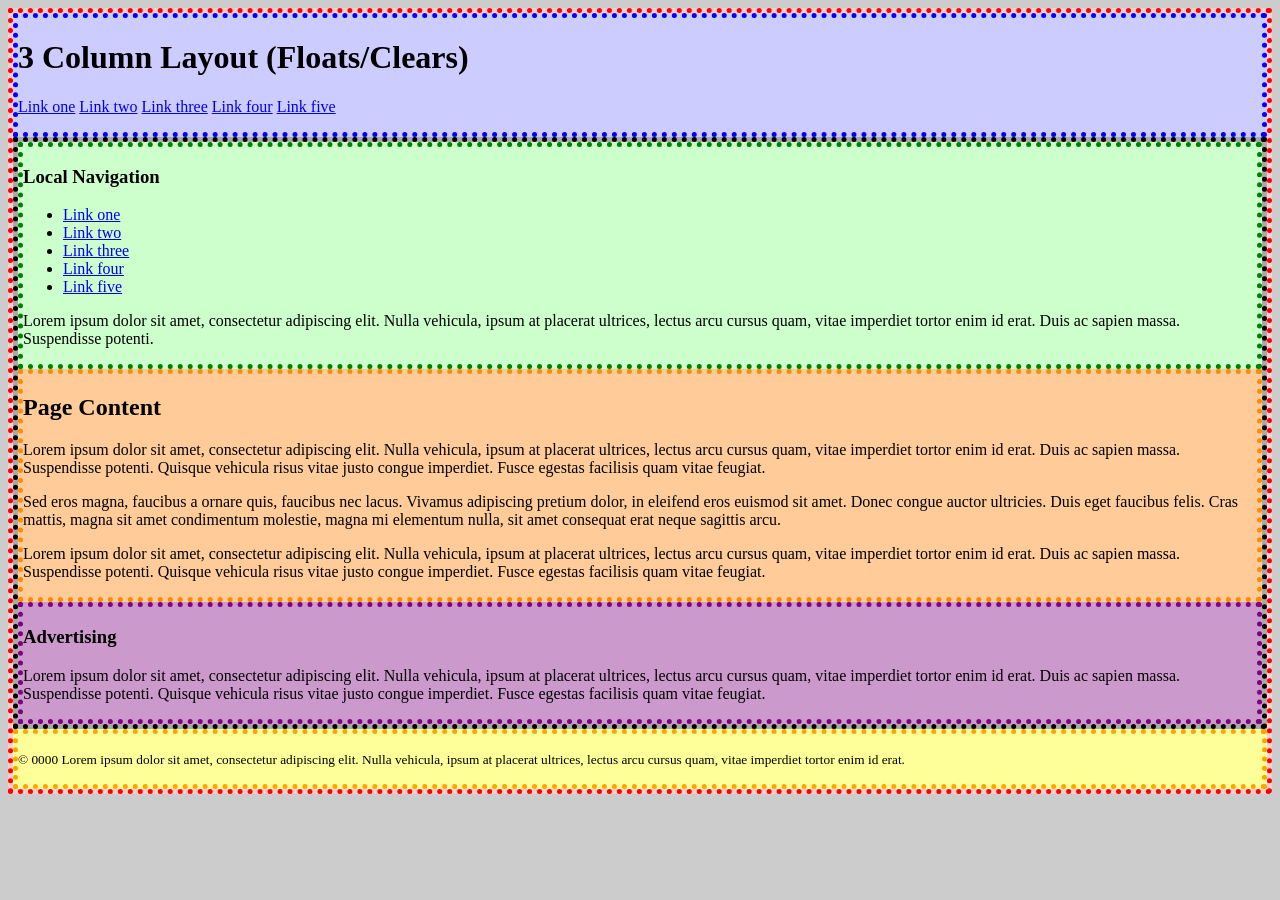
<file: lesson-4/index.html>
<!DOCTYPE html>
<html lang="en">
<head>
	<meta charset="utf-8" />
	<title>3 Column Layout - Floats/Clears</title>
	<meta name="viewport" content="device=device-width, initial-scale=1" />
	<!-- STEP 1a: Add normalize.css, then head to css/index.css for STEP 1b -->
	
	<link href="css/index.css" rel="stylesheet" />
</head>

<body>
	<div id="container">
		<header>
			<h1>3 Column Layout (Floats/Clears)</h1>
			<nav>
				<ul>
					<li><a href="#">Link one</a></li>
					<li><a href="#">Link two</a></li>
					<li><a href="#">Link three</a></li>
					<li><a href="#">Link four</a></li>
					<li><a href="#">Link five</a></li>
				</ul>
			</nav>
		</header>
		<main>
			<nav>
				<h3>Local Navigation</h3>
				<ul>
					<li><a href="#">Link one</a></li>
					<li><a href="#">Link two</a></li>
					<li><a href="#">Link three</a></li>
					<li><a href="#">Link four</a></li>
					<li><a href="#">Link five</a></li>
				</ul>
				<p>Lorem ipsum dolor sit amet, consectetur adipiscing elit. Nulla vehicula, ipsum at placerat ultrices, lectus arcu cursus quam, vitae imperdiet tortor enim id erat. Duis ac sapien massa. Suspendisse potenti.</p>
			</nav>
			<section>
				<h2>Page Content</h2>
				<p>Lorem ipsum dolor sit amet, consectetur adipiscing elit. Nulla vehicula, ipsum at placerat ultrices, lectus arcu cursus quam, vitae imperdiet tortor enim id erat. Duis ac sapien massa. Suspendisse potenti. Quisque vehicula risus vitae justo congue imperdiet. Fusce egestas facilisis quam vitae feugiat.</p>
				<p>Sed eros magna, faucibus a ornare quis, faucibus nec lacus. Vivamus adipiscing pretium dolor, in eleifend eros euismod sit amet. Donec congue auctor ultricies. Duis eget faucibus felis. Cras mattis, magna sit amet condimentum molestie, magna mi elementum nulla, sit amet consequat erat neque sagittis arcu.</p>
				<p>Lorem ipsum dolor sit amet, consectetur adipiscing elit. Nulla vehicula, ipsum at placerat ultrices, lectus arcu cursus quam, vitae imperdiet tortor enim id erat. Duis ac sapien massa. Suspendisse potenti. Quisque vehicula risus vitae justo congue imperdiet. Fusce egestas facilisis quam vitae feugiat.</p>
			</section>
			<aside>
				<h3>Advertising</h3>
				<p>Lorem ipsum dolor sit amet, consectetur adipiscing elit. Nulla vehicula, ipsum at placerat ultrices, lectus arcu cursus quam, vitae imperdiet tortor enim id erat. Duis ac sapien massa. Suspendisse potenti. Quisque vehicula risus vitae justo congue imperdiet. Fusce egestas facilisis quam vitae feugiat.</p>
			</aside>
		</main>
		<footer>
			<p><small>© 0000 Lorem ipsum dolor sit amet, consectetur adipiscing elit. Nulla vehicula, ipsum at placerat ultrices, lectus arcu cursus quam, vitae imperdiet tortor enim id erat.</small></p>
		</footer>
	</div><!-- #container -->
</body>
</html>
</file>
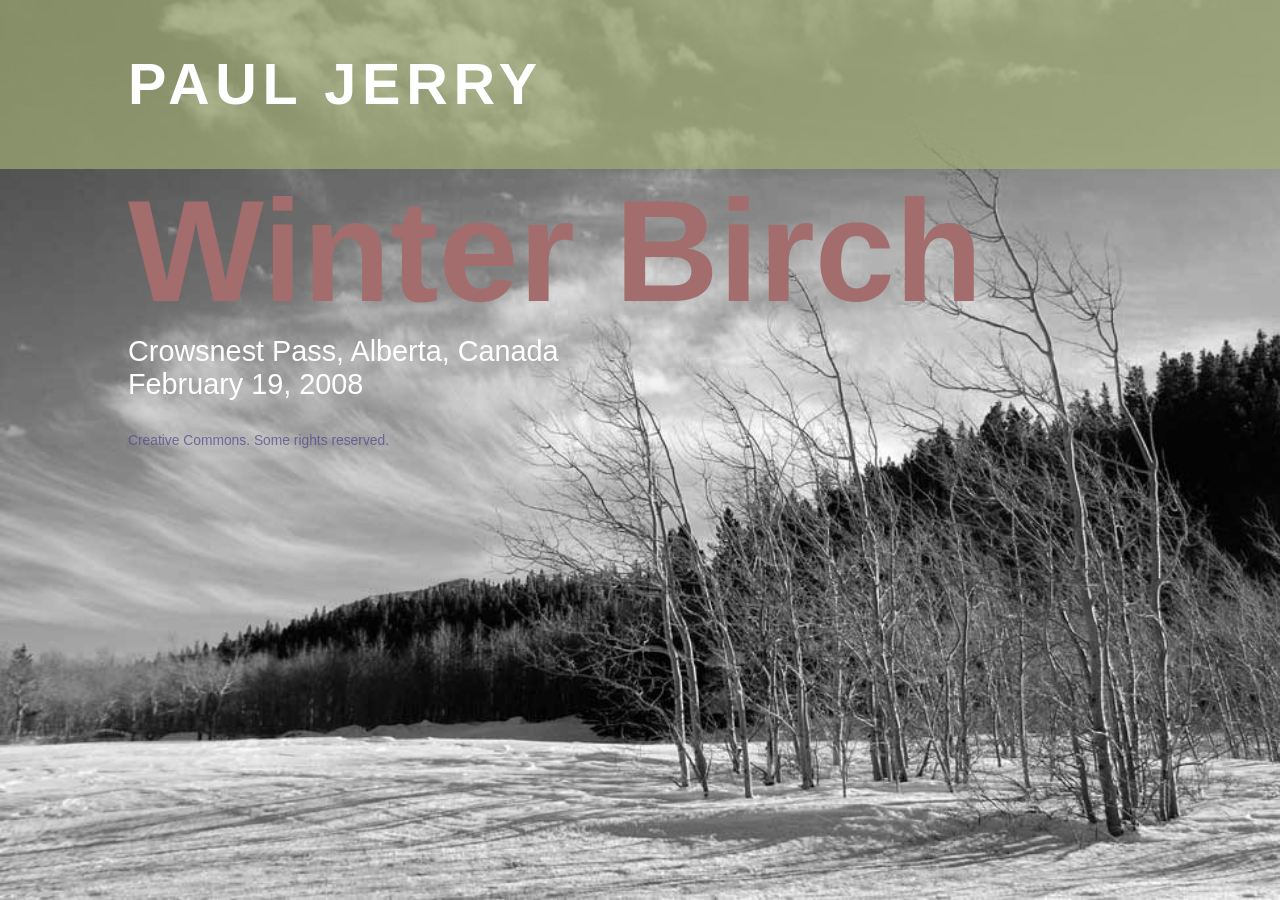
<file: lesson-5/index.html>
<!DOCTYPE html>
<html lang="en">
<head>
	<meta charset="utf-8" />
	<title>Winter Birch | Paul Jerry</title>
	<meta name="viewport" content="width=device-width, initial-scale=1" />
	<link href="css/normalize.css" rel="stylesheet" />
	<link href="css/colors.css" rel="stylesheet" />
</head>
<body>
	<header>
		<h1>Paul Jerry</h1>
	</header>
	<main>
		<h2>Winter Birch</h2>
		<p>Crowsnest Pass, Alberta, Canada <br><time datetime="2008-02-19">February 19, 2008</time></p>
	</main>
	<footer>
		<p><small>Creative Commons. Some rights reserved.</small></p>
	</footer>
</body>
</html>
</file>
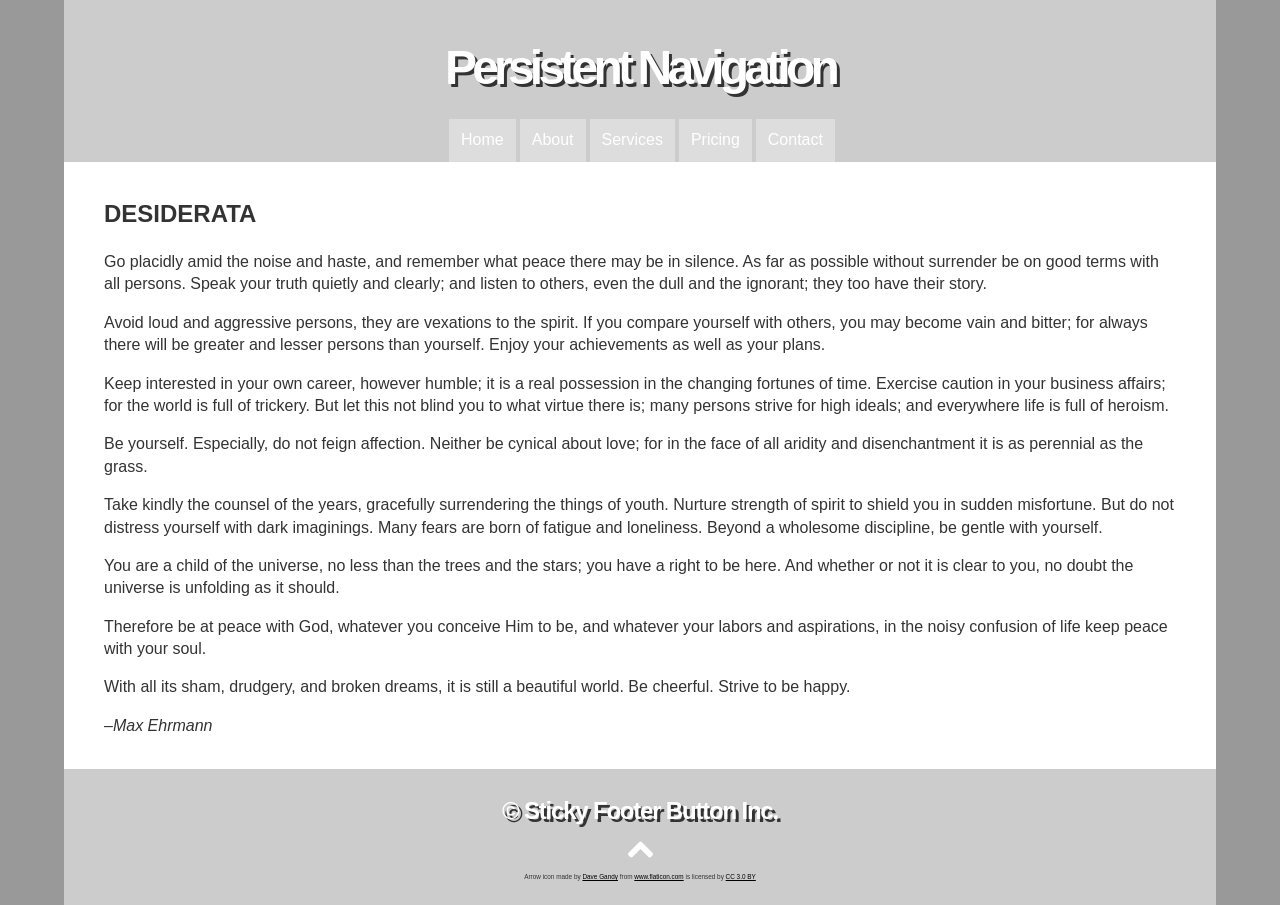
<file: lesson-9/index.html>
<!DOCTYPE html>
<html lang="en">
	<head>
		<meta charset="utf-8" />
		<title>Persistent Navigation</title>
		<meta name="viewport" content="width=device-width, initial-scale=1.0" />
		<link href="css/normalize.css" rel="stylesheet" />
		<!-- STEP 10: Extract all of the below CSS and put it into an external file, using the LINK element to attach it -->
		<!-- STEP 9b: Attach the custom JavaScript we built with a SCRIPT element - remember the 'defer' attribute -->
		<style>
			body{
				font-family: sans-serif;
				background: #999;
				min-width: 320px;
				color: #333;
			}
			#container {
				width: 90%;
				margin: 0 auto;
			}
			header {
				background: #ccc;
				padding-top: 1em;
			}
			header nav {
				overflow: hidden;
			}
			header nav ul {
				list-style-type: none;
				margin: 0;
				padding: 0;
				float: left;
				position: relative;
				left: 50%;
			}
			header nav ul li {
				float: left;
				position: relative;
				right: 50%;
				margin-left: 0.25em;
				background:#ddd;
			}
			header nav a {
				display: block;
				padding: 0.75em;
				color: #fff;
				text-decoration: none;
			}
			header nav a:hover {
				background: #fff;
				color: #000;
			}

			/* STEP 1a: Persistent navigation - manually add the class="floater" to the HEADER NAV and build out a fixed horizontal navigation bar */
			
			/* STEP 1b: Remove the class="floater" from the HTML */

			main {
				background: white;
				clear: both;
				line-height: 1.4;
				padding: 1em 0;
			}
			main p {
				margin-top: 0;
			}
			main blockquote {
			}

			header h1 {
				font-family: "Arial Black", Arial, sans-serif;
				font-size: 300%;
				margin: 0.5em;
				text-shadow: 3px 3px 0 #333;
				letter-spacing: -0.1em;
				text-align: center;
			}
			header h1 a {
				color: white;
				text-decoration: none;
			}
			blockquote h2 {
				text-transform: uppercase;
			}

			/* STEP 7a: Build out the styles for the pullquote, adding the class="pullquote2" to the SPAN element in the HTML to see how the styles look */

			/* STEP 7b: Add leading quotation marks and style them */

			/* STEP 7c: Remove the class"pullquote2" from the HTML */
			footer {
				background: #ccc;
				padding: 1em;
			}
			footer h3 {
				margin: 0;
				font-family: "Arial Black", Arial, sans-serif;
				font-size: 150%;
				margin: 0.5em;
				color: white;
				text-shadow: 3px 3px 0 #333;
				letter-spacing: -0.05em;
				text-align: center;
			}
			footer p {
				font-size: 50%;
				text-align: center;
			}
			footer a {
				color: black;
			}
			/* STEP 3a: Build out the sticky footer 'Back to top' button styles */
			
				/* STEP 3b: Now hide the button entirely, and we will make it visible later with JavaScript */
			

		</style>
	</head>
	<body>
		<div id="container">
			<header>
				<h1><a href="">Persistent Navigation</a></h1>
				<nav id="floatingbar">
					<ul>
						<li><a href="">Home</a></li>
						<li><a href="">About</a></li>
						<li><a href="">Services</a></li>
						<li><a href="">Pricing</a></li>
						<li><a href="">Contact</a></li>
					</ul>
				</nav>
			</header>
			<main>
				<blockquote>
					<h2>Desiderata</h2>

					<p>Go placidly amid the noise and haste, and remember what peace there may be in silence. As far as possible without surrender be on good terms with all persons. Speak your truth quietly and clearly; and listen to others, even the dull and the ignorant; they too have their story.</p>

					<p>Avoid loud and aggressive persons, they are vexations to the spirit. If you compare yourself with others, you may become vain and bitter; for always there will be greater and lesser persons than yourself. Enjoy your achievements as well as your plans.</p>

					<p><span class="pullquote">Keep interested in your own career, however humble; it is a real possession in the changing fortunes of time.</span> Exercise caution in your business affairs; for the world is full of trickery. But let this not blind you to what virtue there is; many persons strive for high ideals; and everywhere life is full of heroism.</p>

					<p>Be yourself. Especially, do not feign affection. Neither be cynical about love; for in the face of all aridity and disenchantment it is as perennial as the grass.</p>

					<p>Take kindly the counsel of the years, gracefully surrendering the things of youth. Nurture strength of spirit to shield you in sudden misfortune. But do not distress yourself with dark imaginings. Many fears are born of fatigue and loneliness. Beyond a wholesome discipline, be gentle with yourself.</p>

					<p>You are a child of the universe, no less than the trees and the stars; you have a right to be here. And whether or not it is clear to you, no doubt the universe is unfolding as it should.</p>

					<p>Therefore be at peace with God, whatever you conceive Him to be, and whatever your labors and aspirations, in the noisy confusion of life keep peace with your soul.</p>

					<p>With all its sham, drudgery, and broken dreams, it is still a beautiful world. Be cheerful. Strive to be happy.</p>

					<p><cite>&ndash;Max Ehrmann</cite></p>
			</main>
			<footer>
				<h3>© Sticky Footer Button Inc.</h3>
				<!-- STEP 6a: Build a simple 'back to top' anchor -->
				<p><a href="#" title="Back to top" class="top"><img src="images/arrows.svg" width="25" height="25" /></a></p>
				<p><small>Arrow icon made by <a href="http://www.flaticon.com/authors/dave-gandy" title="Dave Gandy">Dave Gandy</a> from <a href="http://www.flaticon.com" title="Flaticon">www.flaticon.com</a> is licensed by <a href="http://creativecommons.org/licenses/by/3.0/" title="Creative Commons BY 3.0" target="_blank">CC 3.0 BY</a></small></p>
			</footer>
		</div><!-- end #container -->
		<script>
		// STEP 2: Build out script to control visibility of persistent navigation based on the scrolling position
		// STEP 2a: Grab the #floatingbar as a var
		
		// STEP 2b: Determine how far down the top of the #floatingbar is from the top of the viewport and capture it with a variable called navTop
		
		// STEP 4a: Get the 'Back to top' button from the DOM with a const topButton
		
		// STEP 8a: Assign any and all elements with the class="pullquote" to the const pullQuote
		
		// STEP 2c: Build an event listener for the scroll event (https://developer.mozilla.org/en-US/docs/Web/Events/scroll)
		
			// STEP 2d: Check if the scroll position is further down than the top of the navbar...
			
				// STEP 2e: Automatically add the class="floater" to enable the persistent navigation styles we built out in STEP 1
				
				// STEP 4b: Set the sticky footer 'Back to top' button to display 'block' as the user has scrolled down the page somewhat
				
			
				// STEP 2f: The user is pretty close to the top of the page, so remove the class="floater" and display the regular tab-based navigation
				
				// STEP 4c: The user doesn't need the 'Back to top' button - they are at the top of the page, so set it to display 'none'
					
		

			// STEP 6a: Attach event listener to 'Back to top' button that calls the scrollToTop function built in STEP 5
			
				// STEP 6b: Prevent the default action of the anchor
			

			// STEP 5a: Build out Scroll-To-Top function
			
				// STEP 5b: Use the scrollBy() method to scroll the browser back up to the top of the page (https://developer.mozilla.org/en-US/docs/Web/API/Window/scrollBy)
						

			// STEP 8b: Write a forEach loop to duplicate the pullquote text and insert it into the page
			
				// STEP 8c: Get the parent element
				
				// STEP 8d: Clone the element (https://developer.mozilla.org/en-US/docs/Web/API/Node/cloneNode)
				
				// STEP 8e: Add a special class to the cloned SPAN element
				
				// STEP 8f: Insert cloned element into the DOM
				
			
			// STEP 9a: Move this entire JavaScript into an external file and put it into the /js folder
			/* Animated scrolling of page to top function inspired by the great tutorial at https://dzone.com/articles/back-to-top-pure-javascript and the MDN page about scrollBy() at https://developer.mozilla.org/en-US/docs/Web/API/Window/scrollBy */
		</script>
	</body>
</html>
</file>
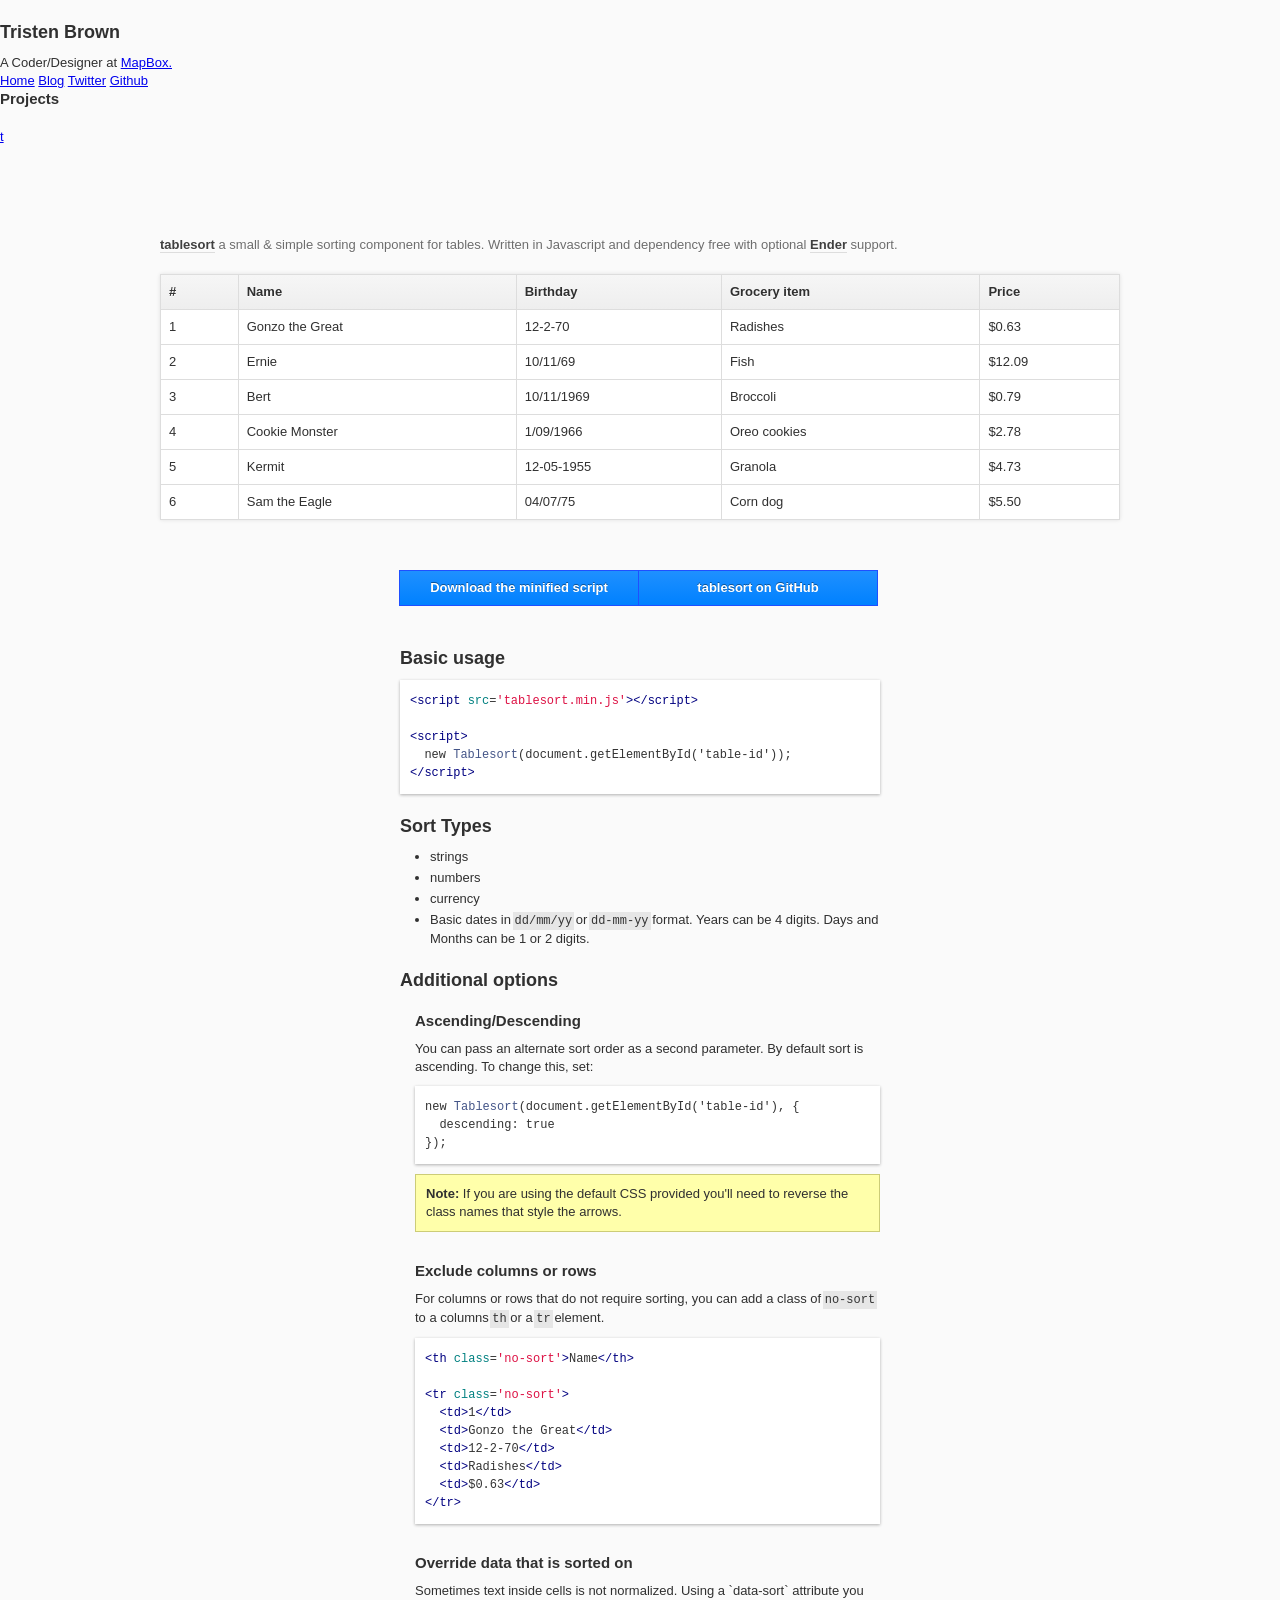
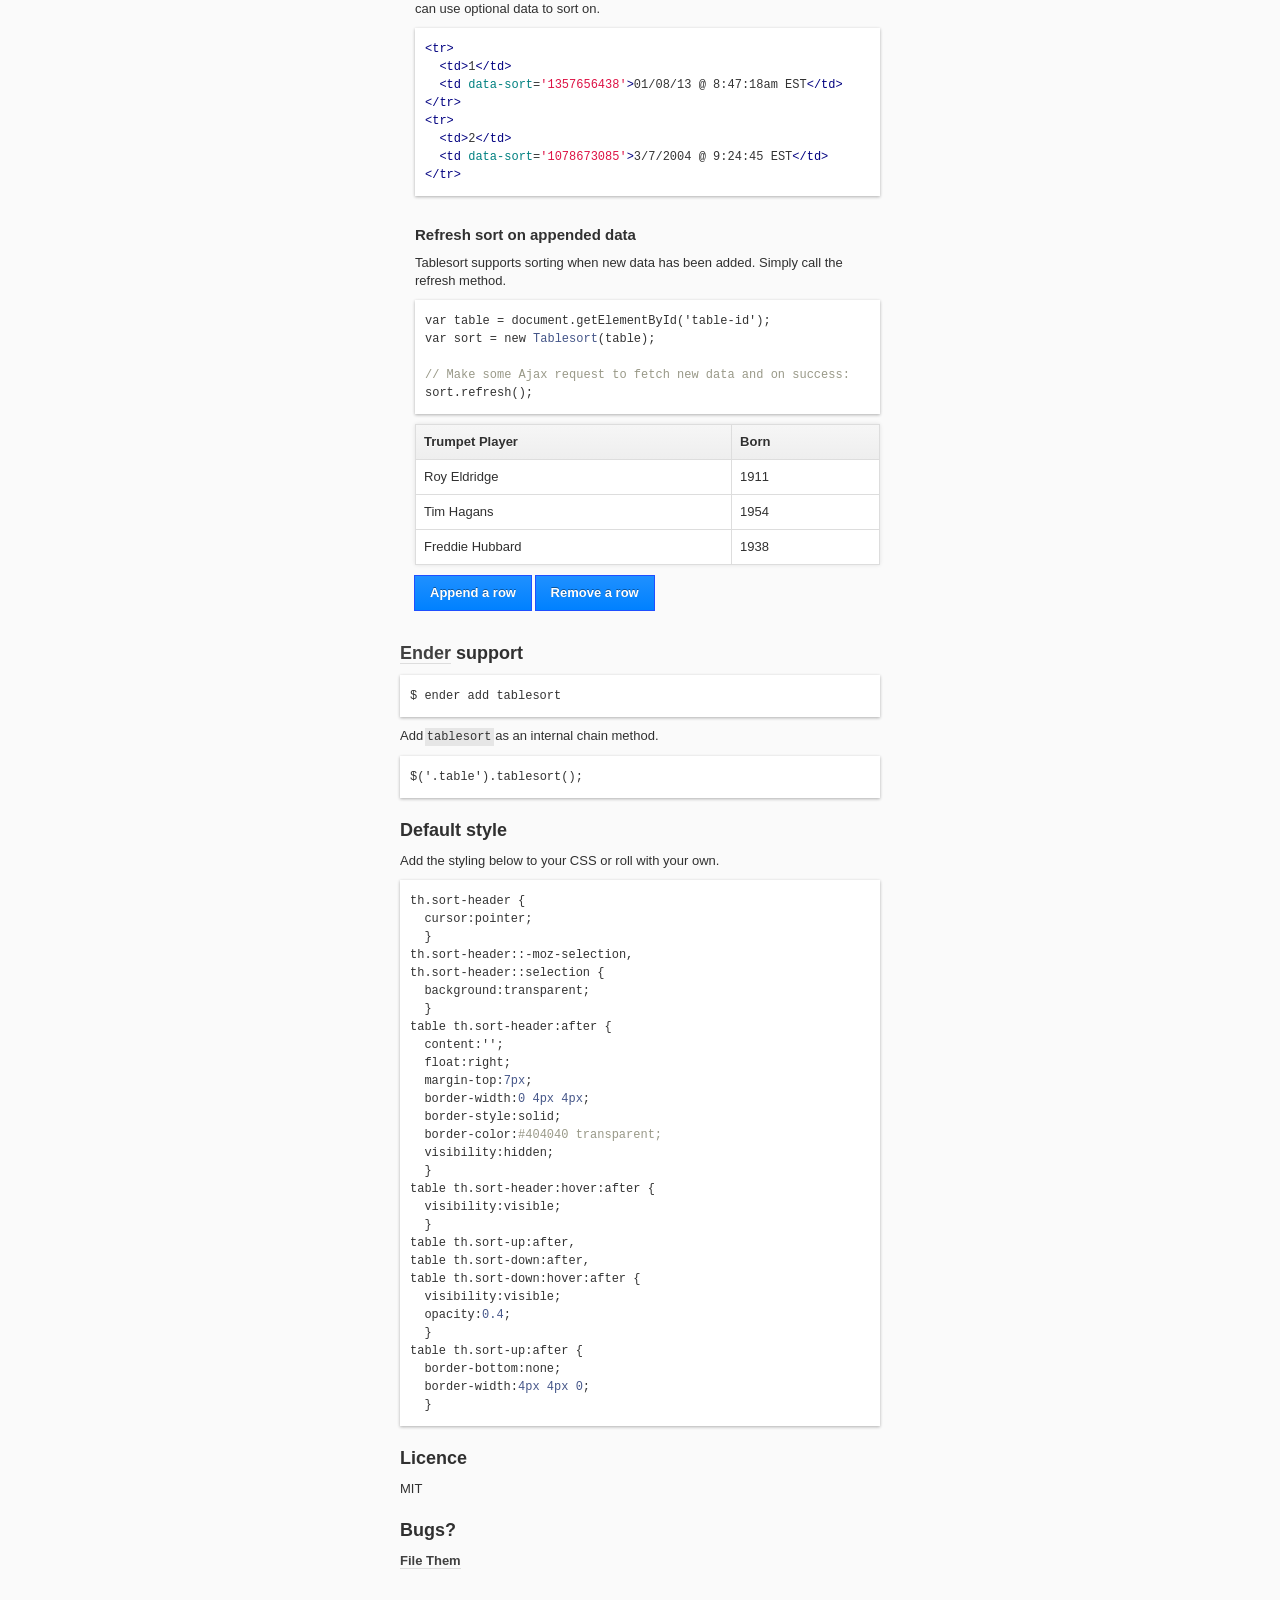
<file: lab-4/js/tablesort/demo/index.html>
<!DOCTYPE html>
<html>
<head>
<meta charset=utf-8 />
<title>tablesort | tristen</title>
<link href='http://tristen.ca/global.css' rel='stylesheet'>
<link href='style.css' rel='stylesheet'>
</head>
<body onload='prettyPrint()'>

<div id='masthead'>
  <div class='limiter col12 clearfix'>
    <div class='col3'>
      <div class='inner'>
        <h2>Tristen Brown</h2>
        <p>A Coder/Designer at <a href='http://mapbox.com'>MapBox.</a></p>
        <a href='http://tristen.ca' class='icon home' title='Homepage'>Home</a>
        <a href='http://tristen.ca/blog' class='icon blog' title='Blog'>Blog</a>
        <a href='http://twitter.com/fallsemo' class='icon twitter' title='Twitter'>Twitter</a>
        <a href='http://github.com/tristen' class='icon github' title='GitHub'>Github</a>
      </div>
    </div>
    <div class='col col9'>
      <div class='inner'>
        <h3>Projects</h3>
        <ul id='tristen-projects'></ul>
      </div>
    </div>
    <a href='#' id='t-toggle'><span>t</span></a>
  </div>
</div>

<div class='page'>
  <div class='inner'>
    <div class='heading'>
      <h1><a href='http://github.com/tristen/tablesort'>tablesort</a><span class='description'> a small &amp; simple sorting component for tables. Written in Javascript and dependency free with optional <a href='http://ender.no.de'>Ender</a> support.</span></h1>
    </div>
    <table id='sort' class='sort'>
      <thead>
        <tr>
          <th>#</th>
          <th>Name</th>
          <th>Birthday</th>
          <th>Grocery item</th>
          <th>Price</th>
        </tr>
      </thead>
      <tbody>
        <tr>
          <td>1</td>
          <td>Gonzo the Great</td>
          <td>12-2-70</td>
          <td>Radishes</td>
          <td>$0.63</td>
        </tr>
        <tr>
          <td>2</td>
          <td>Ernie</td>
          <td>10/11/69</td>
          <td>Fish</td>
          <td>$12.09</td>
        </tr>
        <tr>
          <td>3</td>
          <td>Bert</td>
          <td>10/11/1969</td>
          <td>Broccoli</td>
          <td>$0.79</td>
        </tr>
        <tr>
          <td>4</td>
          <td>Cookie Monster</td>
          <td>1/09/1966</td>
          <td>Oreo cookies</td>
          <td>$2.78</td>
        </tr>
        <tr>
          <td>5</td>
          <td>Kermit</td>
          <td>12-05-1955</td>
          <td>Granola</td>
          <td>$4.73</td>
        </tr>
        <tr>
          <td>6</td>
          <td>Sam the Eagle</td>
          <td>04/07/75</td>
          <td>Corn dog</td>
          <td>$5.50</td>
        </tr>
      </tbody>
    </table>
    <div class='links clearfix'>
      <a class='button' href='https://raw.github.com/tristen/tablesort/gh-pages/tablesort.min.js'>Download the minified script</a>
      <a class='button' href='https://github.com/tristen/tablesort'>tablesort on GitHub</a>
    </div>

  </div>
  <div class='content'>
    <div class='inner'>
      <h2 id='usage'>Basic usage</h2>
  <pre class='prettyprint'>
&lt;script src='tablesort.min.js'&gt;&lt;/script&gt;

&lt;script&gt;
  new Tablesort(document.getElementById('table-id'));
&lt;/script&gt;</pre>

      <h2 id='types'>Sort Types</h2>
      <ul>
        <li>strings</li>
        <li>numbers</li>
        <li>currency </li>
        <li>Basic dates in <code>dd/mm/yy</code> or <code>dd-mm-yy</code> format. Years can be
        4 digits. Days and Months can be 1 or 2 digits.</li>
      </ul>

      <h2 id='options'>Additional options</h2>
      <div class='options'>
        <h3 id='direction'>Ascending/Descending</h3>
        <p>You can pass an alternate sort order as a second parameter. By default sort is ascending. To change this, set:</p>
  <pre class='prettyprint'>
new Tablesort(document.getElementById('table-id'), {
  descending: true
});</pre>
<p class='notice'><strong>Note:</strong> If you are using the default CSS provided you'll need to reverse the class names that style the arrows.</p>
        <h3 id='exclude'>Exclude columns or rows</h3>
        For columns or rows that do not require sorting, you can add a class of <code>no-sort</code> to a columns <code>th</code> or a <code>tr</code> element.
<pre class='prettyprint'>
&lt;th class='no-sort'&gt;Name&lt;/th&gt;

&lt;tr class='no-sort'&gt;
  &lt;td&gt;1&lt;/td&gt;
  &lt;td&gt;Gonzo the Great&lt;/td&gt;
  &lt;td&gt;12-2-70&lt;/td&gt;
  &lt;td&gt;Radishes&lt;/td&gt;
  &lt;td&gt;$0.63&lt;/td&gt;
&lt;/tr&gt;
</pre>


        <h3 id='data-sort'>Override data that is sorted on</h3>
        <p>Sometimes text inside cells is not normalized. Using a `data-sort` attribute you can use optional data to sort on.</p>
<pre class='prettyprint'>
&lt;tr>
  &lt;td&gt;1&lt;/td&gt;
  &lt;td data-sort='1357656438'&gt;01/08/13 @ 8:47:18am EST&lt;/td&gt;
&lt;/tr&gt;
&lt;tr&gt;
  &lt;td&gt;2&lt;/td&gt;
  &lt;td data-sort='1078673085'&gt;3/7/2004 @ 9:24:45 EST&lt;/td&gt;
&lt;/tr&gt;
</pre>

        <h3 id='refresh'>Refresh sort on appended data</h3>
        <p>Tablesort supports sorting when new data has been added. Simply call the refresh method.</p>
        <pre class='prettyprint'>
var table = document.getElementById('table-id');
var sort = new Tablesort(table);

// Make some Ajax request to fetch new data and on success:
sort.refresh();
</pre>
        <table id='refresh-table' class='sort'>
          <thead>
            <tr>
              <th>Trumpet Player</th>
              <th>Born</th>
            </tr>
          </thead>
          <tbody>
            <tr>
              <td>Roy Eldridge</td>
              <td>1911</td>
            </tr>
            <tr>
              <td>Tim Hagans</td>
              <td>1954</td>
            </tr>
            <tr>
              <td>Freddie Hubbard</td>
              <td>1938</td>
            </tr>
          </tbody>
        </table>
        <a href='#' id='add' class='button'>Append a row</a>
        <a href='#' id='remove' class='button'>Remove a row</a>
      </div>
      <h2><a href='http://ender.no.de'>Ender</a> support</h2>
<pre class='prettyprint'>$ ender add tablesort</pre>

<p>Add <code>tablesort</code> as an internal chain method.</p>
<pre class='prettyprint'>
$('.table').tablesort();
</pre>

      <h2 id='style'>Default style</h2>
      <p>Add the styling below to your CSS or roll with your own.</p>
  <pre class='prettyprint' style='font-weight:normal;'>
th.sort-header {
  cursor:pointer;
  }
th.sort-header::-moz-selection,
th.sort-header::selection {
  background:transparent;
  }
table th.sort-header:after {
  content:'';
  float:right;
  margin-top:7px;
  border-width:0 4px 4px;
  border-style:solid;
  border-color:#404040 transparent;
  visibility:hidden;
  }
table th.sort-header:hover:after {
  visibility:visible;
  }
table th.sort-up:after,
table th.sort-down:after,
table th.sort-down:hover:after {
  visibility:visible;
  opacity:0.4;
  }
table th.sort-up:after {
  border-bottom:none;
  border-width:4px 4px 0;
  }</pre>

    <h2 id='licence'>Licence</h2>
    <p>MIT</p>

    <h2 id='issues'>Bugs?</h2>
    <a href='https://github.com/tristen/tablesort/issues'>File Them</a>
    </div>
  </div>
</div>
<script src='http://tristen.ca/site.js'></script>
<script>
  var masthead = new Tristen();
  masthead.masthead();
</script>
<script src='prettify.js'></script>
<script src='../tablesort.min.js'></script>
<script>
  new Tablesort(document.getElementById('sort'));

  var trumpeters = [
    {
      "name": "Miles Davis",
      "born": 1926
    },
    {
      "name": "Dizzy Gillespie",
      "born": 1917
    },
    {
      "name": "Wynton Marsalis",
      "born": 1961
    },
    {
      "name": "Tom Harell",
      "born": 1946
    },
    {
      "name": "Roy Hargrove",
      "born": 1969
    },
    {
      "name": "Chet Baker",
      "born": 1929
    },
    {
      "name": "Nicholas Payton",
      "born": 1973
    },
    {
      "name": "Wallace Roney",
      "born": 1960
    },
    {
      "name": "Rex Stewart",
      "born": 1907
    },
    {
      "name": "Tim Hagans",
      "born": 1954
    },
    {
      "name": "Roy Eldridge",
      "born": 1911
    },
    {
      "name": "Freddie Hubbard",
      "born": 1938
    }
  ]
  var r = document.getElementById('refresh-table');
  var add = document.getElementById('add');
  var remove = document.getElementById('remove');
  var refresh = new Tablesort(r);

  function cancel(event) {
    (event.preventDefault) ? event.preventDefault() : event.returnValue = false;
    (event.stopPropagation) ? event.stopPropagation() : event.cancelBubble = true;
  }

addEvent(add, 'click', function(e) {
  cancel(e);
  var player = trumpeters[Math.floor(Math.random() * trumpeters.length)];

  var rowCount = r.rows.length;
  var row = r.insertRow(rowCount);

  var cellName = row.insertCell(0);
      cellName.innerHTML = player.name;

  var cellBorn = row.insertCell(1);
      cellBorn.innerHTML = player.born;

  refresh.refresh();
});
addEvent(remove, 'click', function(e) {
  cancel(e);
  var rowCount = r.rows.length;
  if (rowCount === 2) return;
  r.deleteRow(rowCount - 1);
});
</script>

<script>
var analytics=analytics||[];(function(){var e=["identify","track","trackLink","trackForm","trackClick","trackSubmit","page","pageview","ab","alias","ready","group"],t=function(e){return function(){analytics.push([e].concat(Array.prototype.slice.call(arguments,0)))}};for(var n=0;n<e.length;n++)analytics[e[n]]=t(e[n])})(),analytics.load=function(e){var t=document.createElement("script");t.type="text/javascript",t.async=!0,t.src=("https:"===document.location.protocol?"https://":"http://")+"d2dq2ahtl5zl1z.cloudfront.net/analytics.js/v1/"+e+"/analytics.min.js";var n=document.getElementsByTagName("script")[0];n.parentNode.insertBefore(t,n)};
analytics.load("ppyh4q5xb3");
</script>

</body>
</html>
</file>
<file: assignment-1/css/style.css>
@charset "UTF-8";

/* Makes page take full height and removes default spacing */
html, body {
    height: 100%;
    margin: 0;
    overflow: hidden; /*prevents scrolling*/
}
/* Background image for the whole page */
html{ 
    background-image: url("../images/Background2-Wishbon.webp");
    background-repeat: no-repeat;
    background-position: center top;
    background-size: cover;

  /* background:
    linear-gradient(rgba(40, 21, 107, 0.7), rgba(212, 34, 87, 0.6), rgba(255, 200, 0, 0.5)),
    url("../images/Background2-Wishbon.webp");

  background-size: cover;
  background-position: center; */

/* color: white;
  text-shadow:
    0px 0px 5px #fff,
    0px 0px 10px #6f6ffd,
    10px 12px 20px #3a00ff; */
}

/* First image position*/
img:nth-of-type(1){
    position: absolute;
    top: -5px;
    left: 0px;
    width: 100%;
}

/* Second image position */
img:nth-of-type(2){
    position: absolute;
    top: 70px;
    left: 450px;
    /*width: 100%;*/
}

/* Third image position */
img:nth-of-type(3){
    position: absolute;
    top: -25px;
    left: 20px;
    width: 2000px;
}

/* Fourth image position */
img:nth-of-type(4){
    position: absolute;
    top: 80px;
    left: 480px;
    width: 1000px;
    height: 1000;
}

/* Fifth image position */
img:nth-of-type(5){
    position: absolute;
    top: -25px;
    left: -125px;
    width: 2000px;
}

/* Sixth image position */
img:nth-of-type(6){
    position: absolute;
    top: -25px;
    left: -95px;
    width: 2000px;
    height: 2300px;
}

/* Seventh image position */
img:nth-of-type(7){
    position: absolute;
    top: -485px;
    left: 1270px;
    width: 850px;
    height: 1700px;
}

/* Eighth image position */
img:nth-of-type(8){
    position: absolute;
    top: -270px;
    left: -720px;
    width: 1300px;
    height: 1300px;
}

/*h1{
    position: absolute;
    top: 0px;
    left: 0px;
    transform: translateX(-50%);
}*/

/* Cookie font */
@font-face {
    font-family: 'Cookie';
    src: url("../Cookie/Cookie-Regular.ttf");
}

/* Love font */
@font-face {
    font-family: 'Love';
    src: url("../Love_Ya_Like_A_Sister/LoveYaLikeASister-Regular.ttf");
}

/* Qwitcher font */
@font-face {
    font-family: 'Qwitcher';
    src: url("../Qwitcher_Grypen/QwitcherGrypen-Bold.ttf");
}

/* Header title */
header, h1 {

    position: absolute;
    top: -110px;
    left: 140px;
    font-size: 440%;
    letter-spacing: 60px;
    font-family: 'Cookie', sans-serif;
    color: antiquewhite;

}

/* h3 text block bottom centered text quote top */
h3 {

    position: absolute;
    font-size: 150%;
    letter-spacing: 0px;
    font-family: 'Love', sans-serif;
    color: antiquewhite;
    /*--------------------------------*/

    width: 1150px;
    height: 390px;
    position: fixed;
    top: 77%;
    left: 15%;
    transform: translateX(-50%);
    padding: 60px;
    flex-direction: column;
    text-align: center;
    line-height: 0.9;
    word-spacing: normal;

}

/* h4 text block quote middle*/
h4 {

    position: absolute;
    font-size: 150%;
    letter-spacing: 0px;
    font-family: 'Love', sans-serif;
    color: antiquewhite;
    /*--------------------------------*/

    width: 1150px;
    height: 390px;
    position: fixed;
    top: 80%;
    left: 15%;
    transform: translateX(-50%);
    padding: 60px;
    flex-direction: column;
    text-align: center;
    line-height: 0.9;
    word-spacing: normal;

}

/* h5 text block quote end */
h5 {

    position: absolute;
    font-size: 150%;
    letter-spacing: 0px;
    font-family: 'Love', sans-serif;
    color: antiquewhite;
    /*--------------------------------*/

    width: 500px;
    height: 390px;
    position: fixed;
    top: 83%;
    left: 15%;
    transform: translateX(-50%);
    padding: 60px;
    flex-direction: column;
    text-align: center;
    line-height: 0.9;
    word-spacing: normal;
}

/* h6 text block artist text*/
h6 {

    position: absolute;
    font-size: 250%;
    letter-spacing: 0px;
    font-family: 'Cookie', sans-serif;
    color: rgb(53, 10, 10);
    /*--------------------------------*/

    width: 380px;
    height: 390px;
    position: fixed;
    top: 53%;
    left: 14%;
    transform: translateX(-50%);
    padding: 60px;
    flex-direction: column;
    /*text-align: center;*/
    line-height: 0.9;
    /*word-spacing: normal;*/
    word-spacing: 5px;
}

/* h7 text block message paragraph */
h7 {

    font-weight: 2000;
    position: absolute;
    font-size: 160%;
    letter-spacing: 2px;
    font-family: 'Cookie', sans-serif;
    color: rgb(53, 10, 10);
    /*--------------------------------*/

    width: 389px;
    height: 300px;
    position: fixed;
    top: 50%;
    left: 80.5%;
    transform: translateX(-50%);
    padding: 60px;
    flex-direction: column;
    text-align: center;
    line-height: 1.1;
    /*word-spacing: normal;*/
    word-spacing: 5px;
}

/* h8 text block lyrics*/
h8 {

    position: absolute;
    font-size: 140%;
    letter-spacing: 0px;
    font-family: 'Love', sans-serif;
    color: antiquewhite;
    /*--------------------------------*/

    width: 610px;
    height: 390px;
    position: fixed;
    top: 23%;
    left: 50%;
    transform: translateX(-50%);
    padding: 60px;
    flex-direction: column;
    text-align: center;
    line-height: 1.3;
    word-spacing: normal;
    
}

/* Styles both button and h2 bottom nauseous title*/
button, h2 {

    position: absolute;
    top: 470px;
    left: 355px;

    font-size: 230%;
    letter-spacing: 5px;
    font-family: 'Cookie', sans-serif;

    color: antiquewhite;

    background: transparent;   
    border: none;              
    padding: 15px 40px;        
    cursor: pointer;
}  

/* Changes color when hovering over button */
button:hover {
    color: rgb(228, 173, 55); 
}
</file>
<file: assignment-1/css/filter.css>
h3 {
    filter: opacity(0.6);
}

h4 {
    filter: opacity(0.6);
}

h5 {
    filter: opacity(0.6);
}
</file>
<file: lab-1/css/styles.css>
@charset "UTF-8";

/* Import Google Fonts used for the layout */
@import url('https://fonts.googleapis.com/css2?family=Merriweather&family=Montserrat&family=Oswald&display=swap');


/* Base typography */
html{
  font-weight: 400;
  font-style: normal;
  font-family: 'Merriweather', serif;
  font-size: 14px;
}

/* Editorial */
h1 { 

    font-family: 'Montserrat', sans-serif;
    text-transform: uppercase;
    letter-spacing: 4px;
    
}

/* Nominee Dewey */
h2 {

    font-family: 'Oswald', sans-serif;
    text-transform: uppercase;
    text-align: center;
    font-size: 75px;
    letter-spacing: 18px;
}

/* Subheadings inside article */
h4{

    font-weight: bold;
    font-size: 17px;
}

/* Subtitle under title */
header p {

    font-family: 'Montserrat', sans-serif;
    text-transform: uppercase;
    font-weight: bolder;
    letter-spacing: 0px;
    word-spacing: 4.5px;
    font-size: 20px;
    width: 995px;
    position: relative;
    left: -2px;
} 

/* Header styling */
header{
    text-transform: uppercase;
}

/* Style for Editorial label box */
header h1{
    display: inline;
    border: 2px solid black;
    padding: 0.1rem;
    padding-left: 5px;
    font-size: 20px;
}

/* Center header text and ALL paragraphs */
header h2, p{
    text-align: center;
}

/* Column layout */
main {
    columns: 3;
}

/* Body text styling */
main p {
    font-size: 1.2rem;
    line-height: 1.4rem;
    text-align: justify;
    hyphens: auto;
    text-rendering: optimizeLegibility;
    margin-bottom: 1rem;
}

/* Slight upward shift for first paragraph */
main > p:nth-of-type(1){

    position: relative;
    top: -17px;
}

/* Slight upward shift for paragraph 13 */
main > p:nth-of-type(13){

    position: relative;
    top: -7px;
}

/* Slight upward shift for paragraph 19 */
main > p:nth-of-type(19){

    position: relative;
    top: -7px;
}

/* Page container */
#page{
    max-width: 1000px;
    margin: auto;
    padding: 2rem;
}
</file>
<file: lab-2/css/base.css>
/* Base styles for Lab 2
-------------------------------------------------- */
html {
	box-sizing: border-box;
}
*, *:before, *:after {
	box-sizing: inherit;
}
body {
	font-family: sans-serif;
	background-color: rgb(240,240,240);
}
header {
	padding: 1em;
}
main {
	display: flex;
	flex-direction: row;
	justify-content: space-around;
	flex-wrap: wrap;
}
main section {
	width: 20%;
	padding: 0.5em;
	background-color: rgb(255,255,255);
	box-shadow: 0px 7px 15px 5px rgba(0,0,0,0.1); 
}
main section h2 {
	margin: 0;
}
main section h3 {
	margin: 0;
	font-size: 75%;
}
main section div {
	margin-top: 0.5em;
	padding: 0.5em;
	color: rgb(255,255,255);
	background-color: grey;
	height: 3em;
}
footer {
	padding: 1em;
}
</file>
<file: lab-3/css/lab3.css>
@charset "utf-8";

/* Import Google Font */
@import url('https://fonts.googleapis.com/css2?family=Open+Sans:ital,wght@0,300..800;1,300..800&display=swap');

/* Apply border-box to html */
html {
	box-sizing: border-box;
	
}

/* Inherit box-sizing for all elements and pseudo-elements */
*,
*:before,
*:after {
	box-sizing: inherit;
	
}

/* default font */
html {
	font-family: "Open Sans", sans-serif;
	
}

/* Styles for the tab navigation list */
div ul {
	list-style-type: none;
	display: flex;
	margin: 0;
	padding: 0;
	justify-content: center;
	position: absolute;
	top: 164px;
	left: 588px;

}

/* Space between each tab */
div li {
	margin-right:  4px;
	
}

/* Style for each tab */
div li a {
	display: block;
	padding: 0.5em 1em;
	background: #ccc;
	text-decoration: none;
	color: #000;
	border: 2px solid black;
	border-bottom: none;
	border-radius: 10px 10px 0 0;
	top: 0;    
	z-index: 1;
	
}

/* div padding */
div {
	padding: 5px;
	
}

/* Content panel styling */
div>div {
	border: 2px solid rgb(0, 0, 0);
	width: 800px;
	position: absolute;
	top: 200px;
	left: 588px;
	z-index: 2;
	
}

/* Hide all tab panels by default */
#tabpanel1,
#tabpanel2,
#tabpanel3 {
	display: none;
	
}

/* Show the panel when it is targeted */
#tabpanel1:target,
#tabpanel2:target,
#tabpanel3:target {
	display: block;

}

/* Active tab styling */
.active {
	background: #ffffff;
	font-weight: bold;
	position: relative;
	height: 38px;
	z-index: 3
	
}

/* footer positioning */
footer{
	position: absolute;
	top: 400px;

}
</file>
<file: lab-4/css/styles.css>
@charset "utf-8";

html {
    background: #525151;
    color: #333;
}

body{
    margin: 0;
    padding: 20px;
    background: #ffffff;
    width: 1100px;
    position: fixed;
    left: 20%;
    top: 200px;
}


h1 {
    border-top: 2px solid rgba(172, 171, 171, 0.562);
    width: 880px;
    font-family: 'Georgia', serif;
    color: #000000;
    position: relative;
    left: 10%;
    top: -20px;    
}

h2 {
    font-family: 'Georgia', serif;
    color: #000000;
    position: relative;
    left: 10%;
    top: -20px;   
}

table {
    background: #fff;
    border-top: 2px solid rgba(172, 171, 171, 0.562);
    border-bottom: 2px solid rgba(172, 171, 171, 0.562);
    width: 75%;
    border-collapse: collapse;
    margin: 2rem 0;
    text-align: center;
    position: relative;
    left: 10%;
    top: -20px;
}

thead th {
    padding: 10px 8px;
    text-align: center;
    border-bottom: 2px solid rgba(172, 171, 171, 0.562);
}

tbody td {
    padding: 8px;
    border-top: 2px solid rgba(172, 171, 171, 0.562);
}

tbody td:nth-child(2) {
    text-align: left;
    font-weight: bolder;
} 

thead th:nth-child(2) {
    text-align: left;
}

tbody tr:nth-child(even) {
    background-color: rgba(0, 0, 0, 0.05);
}
</file>
<file: lesson-1/css/styles.css>
@charset "UTF-8";

/* STEP 1: Named Selector
------------------------------------------------------- */
h2 {
    color: red !important;
    font-weight: normal;
}

/* STEP 2: ID Selector
------------------------------------------------------- */
#special {
    color: blue;
}

/* STEP 3: Class Selector
------------------------------------------------------- */
.project {
    background-color: lightgray;
}
.about {
    border: 5px dashed black;
}

/* STEP 4: Contextual/Descendent Selector
------------------------------------------------------- */
section p {
    color: purple;
}
.about p a {
    /*background-color: bisque;*/
}
/* STEP 5: Grouped Selector
------------------------------------------------------- */
h1, 
h2, 
h3 {
    font-family: sans-serif;
}

/* STEP 6: Pseudo-Class Selector
------------------------------------------------------- */
a:link {
    text-decoration: none;
    color: brown;
    background-color: transparent;
}
a:visited {
    color: blue;
}
a:focus {
    text-decoration: underline;

}
a:active {
    color: red;
}

/* STEP 7: Structural Pseudo-Class Selector
------------------------------------------------------- */
li:nth-child(3n-1) {
    background-color: pink;
}

/* STEP 8: Pseudo-Element Selector
------------------------------------------------------- */
p::first-line {
    text-transform: capitalize;
}
p::first-letter {
    font-size: 200%;
}

/* STEP 9: Combinator Selector
------------------------------------------------------- */
h1 + p {
    font-weight: bold;
}

/* STEP 10: Attribute Selector
------------------------------------------------------- */
*[lang="es"] {
    background-color: aqua;
}

/* STEP 11: Getting Crazy
------------------------------------------------------- */
.project h2[lang="es"] + p em {
    
}
</file>
<file: lesson-10/css/accordion.css>
@charset "utf-8";
@import url('https://fonts.googleapis.com/css2?family=Open+Sans:ital,wght@0,300..800;1,300..800&display=swap');

/* Box-sizing reset (https://css-tricks.com/inheriting-box-sizing-probably-slightly-better-best-practice/) */
html {
	box-sizing: border-box;
	font-family: "Open Sans", sans-serif;
}
*, *:before, *:after {
	box-sizing: inherit;
}

#container {
	width: 80%;
	margin: 0 auto;
}
/* STEP 3a: Basic styling for the DETAILS element */
details{
	border: 5px solid gray;
	padding: 0 1rem;
	background-color: lightpink;
}

/* STEP 3b: Adjacent sibling DETAILS elements don't need a top border */
details + details {
	border-top: none;
}

/* STEP 3c: Brighten up the currently open DETAILS panel (the browser adds the "open" attribute to the active element) */
details[open] {
	background-color: lightblue;
}

/*details[open] summary{
	background-color: lightblue;
}*/
/* STEP 4: Make the SUMMARY look a bit like a heading, and address affordance by turning the mouse cursor into a pointer to encourage user interaction */
summary {
	font-size: 1.25rem;
	font-weight: bold;
	padding: 1rem 0;
	cursor: pointer;
}

/* STEP 5a: Disable the default triangle toggle - it is fine, but we should learn how to customize this part of the widget */
summary::marker{
	content: none;
}

/* STEP 5b: Use the ::after pseudoelement with the SECTION to add a "+" character imploring user to "open" the panel */
summary::after{
	content: "+";
	float: right;
	font-size: 2rem;
	position: relative;
	top: -0.5rem;
}

/* STEP 5c: If the panel is open, then change it to a "-" character to allow user to close it again - proceed to accordion.js for the next step */
details[open] summary::after{
	contain: "–";
	position: relative;
}

/* STEP 10: Add rounded corners to the first and last DETAILS elements */
details:first-of-type {
	border-radius: 1rem 1rem 0 0;
}
details:last-of-type {
	border-radius: 0 0 1rem 1rem;
}

/* Thanks to Greg Gibson (https://css-tricks.com/two-issues-styling-the-details-element-and-how-to-solve-them/) and Chris Coyier (https://css-tricks.com/quick-reminder-that-details-summary-is-the-easiest-way-ever-to-make-an-accordion/) for some outstanding tips and tricks for styling <details> and <summary> */
</file>
<file: lesson-12/css/tables.css>
@charset "utf-8";

html {
    font: 120%/1.2 "Trebuchet MS", Arial, Helvetica, sans-serif;
}
/* STEP 7: Collapse borders */
table {

/* STEP 9a: Adjust placement of table caption */

/* STEP 9b: Try different values for table-layout (https://developer.mozilla.org/en-US/docs/Web/CSS/table-layout) in conjunction with the width property. */

}
/* STEP 10b: Zebra striping for columns */
col:nth-child(2) {

}

/* STEP 8: Adjust padding for usability with TH and TD */
td, th {

}
th {
    background: rgba(225,225,225,1);
}
/* STEP 6: Align table headings in the table body */
tbody th {

}
thead tr:first-child th:first-child {
    /* Hide top left cell - it's empty */

}
/* STEP 10a: Zebra striping for rows */

tfoot td {
    font-size: 60%;
}
caption {
    font-size: 150%;
}
/* STEP 10c: Have a look at the result in the browser, then head to js/tables.js for the next step */
</file>
<file: lesson-12/js/tablesort/css/tablesort.css>
@charset "UTF-8";
/* Tablesort specific styling ---------- */
/* http://tristen.ca/tablesort/demo/  -- */
th.sort-header {
  cursor:pointer;
  }
th.sort-header::-moz-selection,
th.sort-header::selection {
  background:transparent;
  }
table th.sort-header:after {
  content:'';
  float:right;
  margin-top:7px;
  border-width:0 4px 4px;
  border-style:solid;
  border-color:#333 transparent;
  opacity: 0.4;
  visibility:hidden;
  }
table th sort-header:hover {
	background-color: #eee;
}
table th.sort-header:hover:after {
  visibility:visible;
  }
table th.sort-up:after,
table th.sort-down:after,
table th.sort-down:hover:after {
  visibility:visible;
  opacity:1;
  }
table th.sort-up:after {
  border-bottom:none;
  border-width:4px 4px 0;
  }
</file>
<file: lesson-2/css/main.css>
@charset "UTF-8";



html {
	/* STEP 2: Set base font size */
	font-size: 100%;
	/* STEP 3: Set base line-height (leading) */
	line-height: 1.4;
	/* STEP 4: Set base font-family (font stack) */
	font-family:  Georgia, 'Times New Roman', Times, serif;
	background: #111;
	/* STEP 10a: set the background image */
	background-image: url("../images/how-much.jpg");
	/* Image credit: How much? by el patojo CC https://www.flickr.com/photos/elpatojo/250157893 */
	/* STEP 10b: set the background attachment */
	background-attachment: fixed;
	/* STEP 10c: set the background image size to cover the viewport */
	background-size: cover;
}
/* STEP 5: Set font sizes according to a typographic scale (h1-h6 and p) */
h1 {
	font-size: 4.8rem;

	/* STEP 7a: Set primary heading font - use "Alfa Slab One" from Google Fonts - place the appropriate @import at the top of this CSS file, then set the font-family to the same, with a fallback to "Rockwell" - then set font-weight to normal (we don't need to bold these fonts) */
	font-family: "Alfa Slab One", Impact, serif;
	font-weight: 400;
	/* ...try editing the CSS in the browser dev tools to see the fallback if the Google Font fails to load */
}
h1 em {
	/* STEP 7e: The numero character/symbol is not heavy enough for the surrounding text, so we will set it with a heavy font, and eliminate the italics */
	
}
h2 {
	font-size: 3.6rem;
	/* STEP 7b: Set subheading font to 'Century Gothic', with a fallback to Futura for Mac, then lastly to sans-serif */
	font-family:"Century Gothic", Futura, sans-serif;	
}
h3 {
	font-size: 2.4rem;
	/* STEP 7c: Set tertiary heading font to the same as above, then transform all h3 elements to UPPERCASE, with no bottom margin */
	
}
h4 {
	font-size: 2.1rem;
}
h5 {
	font-size: 1.8rem;
}
h6 {
	font-size: 1.4rem;
}
p {
	font-size: 1.2rem;
}
/* STEP 7d: Set font for p in header to the same as the h2 and the h3 elements, using a descendant (contextual) selector */
header p {
	font-family:"Century Gothic", Futura, sans-serif;
	font-weight: normal;
}
/* STEP 9a: Reduce space between headings in page-level header H1 */
header h1 {
	margin: 0;
}
/* STEP 8: Bump down subhead font size at top of article */
header h2 {
	font-size: 2.4rem;
	/* STEP 9b: Reduce space between headings in page-level header H2 */
	margin-top: 0;
	
}
/* STEP 9c: Move h3 and p closer together in article sections */
section h3 {
	margin-bottom: 0;
	/* STEP 13: Visual hierarchy needs improvement - reduce font size */
	
}
section p {
	
	/* STEP 12a: Measure is 85+ - too long - bump up the font size */
	
	/* STEP 12b: Play with the leading (line-height) - raise to 1.8, then reduce to 1.2 - discuss typographic color and vertical rhythm */
	line-height: 1.6;
	/* STEP 14a: Justification with text-align - left, right, center, justify */
	/*text-align: justify;*/
	text-align: left;

	/* STEP 14b: Hyphenation - change BODY width to 50% down below, then resize the window width in your browser to see the effect */
	hyphens: auto;
	/* STEP 16a: Play with some non-standard CSS properties like text-rendering - this can enable things like ligatures - look at the combination of letters f and i */
	text-rendering: optimizeLegibility;
	/* STEP 16b: Change the font to Calibri, then watch the 'fi' and 'fl' combination render as a ligature - for some reason, 'ff' does not for this font */
	
	/* https://developer.mozilla.org/en-US/docs/Web/CSS/text-rendering */
}
/* STEP 6: Basic layout - auto-centred single-column fixed width */
body {
	width: 640px;
	margin: 0 auto;
	/* STEP 14c: Change width of BODY to see how hyphenation works - then comment out */
	
	
	background: #eee;
}
header {
	background: #5C8096;
	/* STEP 11a: Add whitespace - very important */
	padding: 3rem;
	/* STEP 15: Inset text effect with text shadow */
	
}
section {
	/* STEP 11b: Add more whitespace */
	padding: 0 3rem 3rem 3rem;
}
footer {
	background: #333;
	color: #eee;
	/* STEP 11c. Add even more whitespace */
	padding: 2rem 3rem;
}
footer h3 {
	font-size: 1.4em;
}
footer p, footer small {
	font-family: "Century Gothic", Futura, sans-serif;
}
</file>
<file: lesson-4/css/index.css>
@charset "utf-8";

/* STEP 1b: Change the box-model rendering default from content-box to border-box */
html {
	
}
*, *:before, *:after {
	
}

body {
	background: #CCC;
}

#container {
	border: 5px dotted red;
	background: #FCC;
	/* STEP 2: set width of #container to 80% of body */
	
	/* STEP 3: center the entire layout with auto left and right margins */
	
}
header {
	border: 5px dotted blue;
	background: #CCF;
	/* STEP 8c: Set the header to float: left; to restore the height to auto to contain the children */
	
	/* STEP 8d: Now set the width to 100% to push the <footer> content back down where it belongs (wow)! */
	
}
header h1 {
	/* STEP 8a: Opposing floats - float the h1 to the left */
	
}
header nav {
	/* STEP 8b: Float the nav element to the right - notice how the parent element is now height: 0; just like the <main> element - what a mess! */
	
}
header nav ul {
	list-style-type: none;
	padding: 0;
}
header nav ul li {
	display: inline;
}
main {
	border: 5px dotted black;
	background: darkgray;
	/* STEP 7c: "Set a float to clear a float" - Set the main element to float: left; and see how it now encapsulates its children with height: auto; - this helps clear the footer properly */
	
}
main > nav {
	border: 5px dotted green;
	background: #CFC;
	/* STEP 4a: set the width of the first sidebar to 20% */
	
	/* STEP 4b: float the column to the left */
	
}
main > section {
	border: 5px dotted darkorange;
	background: #FC9;
	/* STEP 5a: set the width of the main (centre) column to 60% */
	
	/* STEP 5b: float the column to the left */
	
}
main > aside {
	border: 5px dotted purple;
	background: #C9C;
	/* STEP 6a: set the width of the second sidebar to 20% */
	
	/* STEP 6b: float the column to the left */
	
}
footer {
	border: 5px dotted orange;
	background: #FF9;
	/* STEP 7a: clear the footer (left | right | both) */
	
	/* STEP 7b: Notice that the <main> element has collapsed - this is because all its children are floated - now comment out the above clear property and refresh the browser tab */
}
header,
main > nav,
main > section,
main > aside,
footer {
	/* STEP 9: add some padding to the main layout containers to give the text some room to breathe - then head over to flexbox.html to see how to do this an easier way */
	
}
</file>
<file: lesson-5/css/colors.css>
@charset "utf-8";
html {
	box-sizing: border-box;
}
	*, *::before, *::after {
	box-sizing: inherit;
}
html {
	background: lightgrey url("../images/winter-birch.jpg") no-repeat top left;
	background-size: cover;	
	background-attachment: fixed;
	height: 100%;
	font-family: "Century Gothic", Futura, Helvetica, Arial, sans-serif;
	font-size: 180%;
}
body {
	min-height: 100%;
	color: white;	
}
header {
	/* STEP 1a: Go to https://developer.mozilla.org/en-US/docs/Web/CSS/CSS_Colors/Color_picker_tool */

	/* STEP 1b: Select a HUE using the Hue Slider */
	
	/* STEP 1c: De-Saturate the colour a bit, reduce the Lightness, and make the colour slightly transparent by adjusting the Alpha. */

	/* STEP 1d: Copy the resulting RGBa value and replace the background-color below */

	/*background-color: rgba(186, 218, 85,  0.690);*/
	background-color: rgb(163 176 120 / 0.690);
	padding: 1% 10%;
	/*opacity: 0.5;*/
}
header h1 {
	text-transform: uppercase;
	letter-spacing: 0.1em;
	color: white;
	
	/* STEP 3: Soften the <h1> element text using the opacity property */

}
main {
	padding: 0 10%;
}
main h2 {
	/* STEP 2: Set the <h2> inside the <main> to the same transparent purple, but use the HSLa colour syntax, instead */

	font-size: 500%;
	margin: 0;	
	color: hsl(0deg 22.68% 53.34%);
	/*color: lch(lightness chroma hue);*/
	/*color: lab(lightness a b);*/
}
main p {
	margin-top: 0;
}
footer {
	padding: 0 10%;
}
footer p {
	font-size: 60%;
	/* STEP 4: Set the <footer> element text to the same purple as in step 1 and 2, using a combination of hexadecimal color syntax and opacity. */
	color: oklab(42.973% 0.03891 -0.11484 / 0.69);
}

/* STEP 5: Adjust the HUE of the background-color of the <header>, the colour of the <h2>, and the colour of the <footer> text to a different value - note that this is more difficult with HEX and RGB colour notation */

/* STEP 6: Convert the footer p element to CIELAB color space using a conversion utility like http://colormine.org/convert/rgb-to-lab */
</file>
<file: lab-4/js/tablesort/demo/style.css>
/* ------------------------------------------
  Reset ♥
  http://meyerweb.com/eric/tools/css/reset/
  v2.0 | 20110126
  License: none (public domain)
---------------------------------------------*/
html, body, div, span, applet, object, iframe,
h1, h2, h3, h4, h5, h6, p, blockquote, pre,
a, abbr, acronym, address, big, cite, code,
del, dfn, em, img, ins, kbd, q, s, samp,
small, strike, strong, sub, sup, tt, var,
b, u, i, center,
dl, dt, dd, ol, ul, li,
fieldset, form, label, legend,
table, caption, tbody, tfoot, thead, tr, th, td,
article, aside, canvas, details, embed,
figure, figcaption, footer, header, hgroup,
menu, nav, output, ruby, section, summary,
time, mark, audio, video {
  margin: 0;
  padding: 0;
  border: 0;
  font-size: 100%;
  font: inherit;
  vertical-align: baseline;
  }
/* HTML5 display-role reset for older browsers */
article, aside, details, figcaption, figure,
footer, header, hgroup, menu, nav, section {
  display: block;
  }
body { line-height: 1; }
ol, ul { list-style: none;  }
blockquote, q { quotes: none; }
blockquote:before, blockquote:after,
q:before, q:after { content: ''; content: none; }
/* tables still need 'cellspacing="0"' in the markup */
table { border-collapse: collapse; border-spacing: 0; }
/* remember to define focus styles. Hee Haw */
:focus { outline: 0; }
body {
  margin:0;
  font-family:'Helvetica Neue', Helvetica, Arial, sans-serif;
  font-size:13px;
  line-height:18px;
  color:#303030;
  background-color:#fafafa;
  -webkit-font-smoothing:antialiased;
  }
h1,h2,h3,h4,h5 {
  font-weight:bold;
  display:block;
  margin:0 0 10px;
  }
h1 {
  font-size:13px;
  margin:0 0 20px;
  display:block;
  font-weight:normal;
  text-shadow:0 1px 0 #fff;
  }
h1 span.description {
  color:#6d6d6d;
  }
h2 { font-size:18px; line-height:24px; margin:20px 0 10px;}
h3 { font-size:15px; }
ul { margin:0 0 20px; }
li {
  margin-left:30px;
  margin-bottom:3px;
  }
ul li { list-style:disc; }
ol li { list-style:decimal; }

strong {
  font-weight:bold;
  }
.notice {
  background:#ffa;
  border:1px solid #cc7;
  display:block;
  padding:10px;
  margin-bottom:10px;
  }

.content {
  margin-top:40px;
  padding:0 0 60px;
  }
.page a {
  color:#404040;
  font-weight:bold;
  text-decoration:none;
  border-bottom:1px solid #ddd;
  }
  .page a:hover {
    border-color:#d0d0d0;
    }
table {
  background:#fff;
  max-width:100%;
  border-spacing:0;
  width:100%;
  margin:10px 0;
  border:1px solid #ddd;
  border-collapse:separate;
  *border-collapse:collapsed;
  -webkit-box-shadow:0 0 4px rgba(0,0,0,0.10);
     -moz-box-shadow:0 0 4px rgba(0,0,0,0.10);
          box-shadow:0 0 4px rgba(0,0,0,0.10);
  }
  table th,
  table td {
    padding:8px;
    line-height:18px;
    text-align:left;
    border-top:1px solid #ddd;
    }
  table th {
    background:#eee;
    background:-webkit-gradient(linear, left top, left bottom, from(#f6f6f6), to(#eee));
    background:-moz-linear-gradient(top, #f6f6f6, #eee);
    text-shadow:0 1px 0 #fff;
    font-weight:bold;
    vertical-align:bottom;
    }
  table td {
    vertical-align:top;
    }
  table thead:first-child tr th,
  table thead:first-child tr td {
    border-top:0;
    }
  table tbody + tbody {
    border-top:2px solid #ddd;
    }
  table th + th,
  table td + td,
  table th + td,
  table td + th {
    border-left:1px solid #ddd;
    }
  table thead:first-child tr:first-child th,
  table tbody:first-child tr:first-child th,
  table tbody:first-child tr:first-child td {
    border-top:0;
    }

/*tablesort specific styling*/
th.sort-header {
  cursor:pointer;
  }
th.sort-header::-moz-selection,
th.sort-header::selection {
  background:transparent;
  }
table th.sort-header:after {
  content:'';
  float:right;
  margin-top:7px;
  border-width:0 4px 4px;
  border-style:solid;
  border-color:#404040 transparent;
  visibility:hidden;
  }
table th.sort-header:hover:after {
  visibility:visible;
  }
table th.sort-up:after,
table th.sort-down:after,
table th.sort-down:hover:after {
  visibility:visible;
  opacity:0.4;
  }
table th.sort-up:after {
  border-bottom:none;
  border-width:4px 4px 0;
  }

.page .inner {
  width:960px;
  margin:0 auto;
  padding:0 40px;
  }
  .content .inner {
    width:480px;
    }
.heading {
  margin-top:90px;
  }

.links {
  width:480px;
  margin:50px auto 0;
  }
  .links a {
    width:50%;
    float:left;
    }
.page .button {
  background:#1F90FF;
  background:-webkit-gradient(linear, left top, left bottom, from(#1F90FF), to(#0081ff));
  background:-moz-linear-gradient(top, #1F90FF, #0081ff);
  border:1px solid #1f4fff;
  height:36px;
  line-height:34px;
  color:#fff;
  text-shadow:0 -1px 0 rgba(0, 0, 0, 0.4);
  display:inline-block;
  margin-left:-1px;
  text-align:center;
  padding:0 15px;
  -webkit-transition:box-shadow 150ms linear;
     -moz-transition:box-shadow 150ms linear;
       -o-transition:box-shadow 150ms linear;
          transition:box-shadow 150ms linear;
  -moz-box-sizing:border-box;
       box-sizing:border-box;
  }
  .page .button:hover {
    -webkit-box-shadow:0 1px 5px rgba(0,0,0,0.25);
            box-shadow:0 1px 5px rgba(0,0,0,0.25);
    border:1px solid #1f4fff;
    }
  .page .button:focus,
  .page .button:active {
    background:#0081ff;
    -webkit-box-shadow:inset 0 1px 5px rgba(0,0,0,0.25);
            box-shadow:inset 0 1px 5px rgba(0,0,0,0.25);
    }

.options {
  margin:10px 0 30px 15px;
  }
  .options h3 {
    display:block;
    padding-top:10px;
    margin-top:20px;
    }
  .options h3:first-child {
    border:none;
    margin-top:0;
    }

pre,
code {
  font-family:Consolas, Menlo, 'Liberation Mono', Courier, monospace;
  word-wrap:break-word;
  color:#333;
  }
pre {
  font-size:13px;
  line-height:1.25em;
  background:#fff;
  padding:10px 15px;
  margin:10px 0;
  overflow: auto;
  -webkit-box-shadow:0 1px 3px rgba(0, 0, 0, 0.30);
          box-shadow:0 1px 3px rgba(0, 0, 0, 0.30);
  }
code {
  font-size:12px;
  border:0;
  padding:0;
  background:#e6e6e6;
  background:rgba(0,0,0,0.08);
  box-shadow:0 0 0 2px rgba(0,0,0,0.08);
  }
pre code {
  font-size:13px;
  line-height:1.25em;
  background:transparent;
  box-shadow:none;
  border:none;
  padding:0;
  margin:0;
  }

@media screen {
  .com { color: #999988; }  /* a comment */
  .lit, .typ { color: #445588; } /* literal, type */
  .tag { color: navy; } /* tag */
  .atv, str { color: #dd1144; } /* attribute, string */
  .dec, .clo, .opn, .pun, .kwd { color: #333333; } /* a declaration, close bracket, open bracket, punctuation, keyword */
  .var, .atn { color: teal; } /* variable, markup attribute */
  .fun { color: #990000; } /* functione */
}
/* Use higher contrast and text-weight for printable form. */
@media print, projection {
  .str { color: #060; }
  .kwd { color: #006; font-weight: bold; }
  .com { color: #600; font-style: italic; }
  .typ { color: #404; font-weight: bold; }
  .lit { color: #044; }
  .pun, .opn, .clo  { color: #440; }
  .tag { color: #006; font-weight: bold; }
  .atn { color: #404; }
  .atv { color: #060; }
}
/* Style */
pre.prettyprint {
  background: white;
  font-family: Menlo, Monaco, Consolas, monospace;
  font-size: 12px;
  line-height: 1.5;
  padding: 12px 10px;
  }

/* Specify class=linenums on a pre to get line numbering */
ol.linenums {
  margin-top: 0;
  margin-bottom: 0; }

/* IE indents via margin-left */
li.L0,
li.L1,
li.L2,
li.L3,
li.L4,
li.L5,
li.L6,
li.L7,
li.L8,
li.L9 {
  /* */ }

/* Alternate shading for lines */
li.L1,
li.L3,
li.L5,
li.L7,
li.L9 {
  /* */ }


/* Specify class=linenums on a pre to get line numbering */
ol.linenums {
  margin:0 0 0 40px;
  list-style:decimal;
  }
  ol.linenums li {
    padding:0;
    color:#bebec5;
    line-height:18px;
    }
/*-----------------------------------
  Markup free clearing
  Details: http: //perishablepress.com/press/2009/12/06/new-clearfix-hack
-------------------------------------*/
.clearfix:after {
  content: '.';
  display: block;
  height: 0;
  clear: both;
  visibility: hidden;
  }

* html .clearfix { height: 1%; } /* IE6 */
*:first-child + html .clearfix { min-height: 1%; } /* IE7 */
</file>
